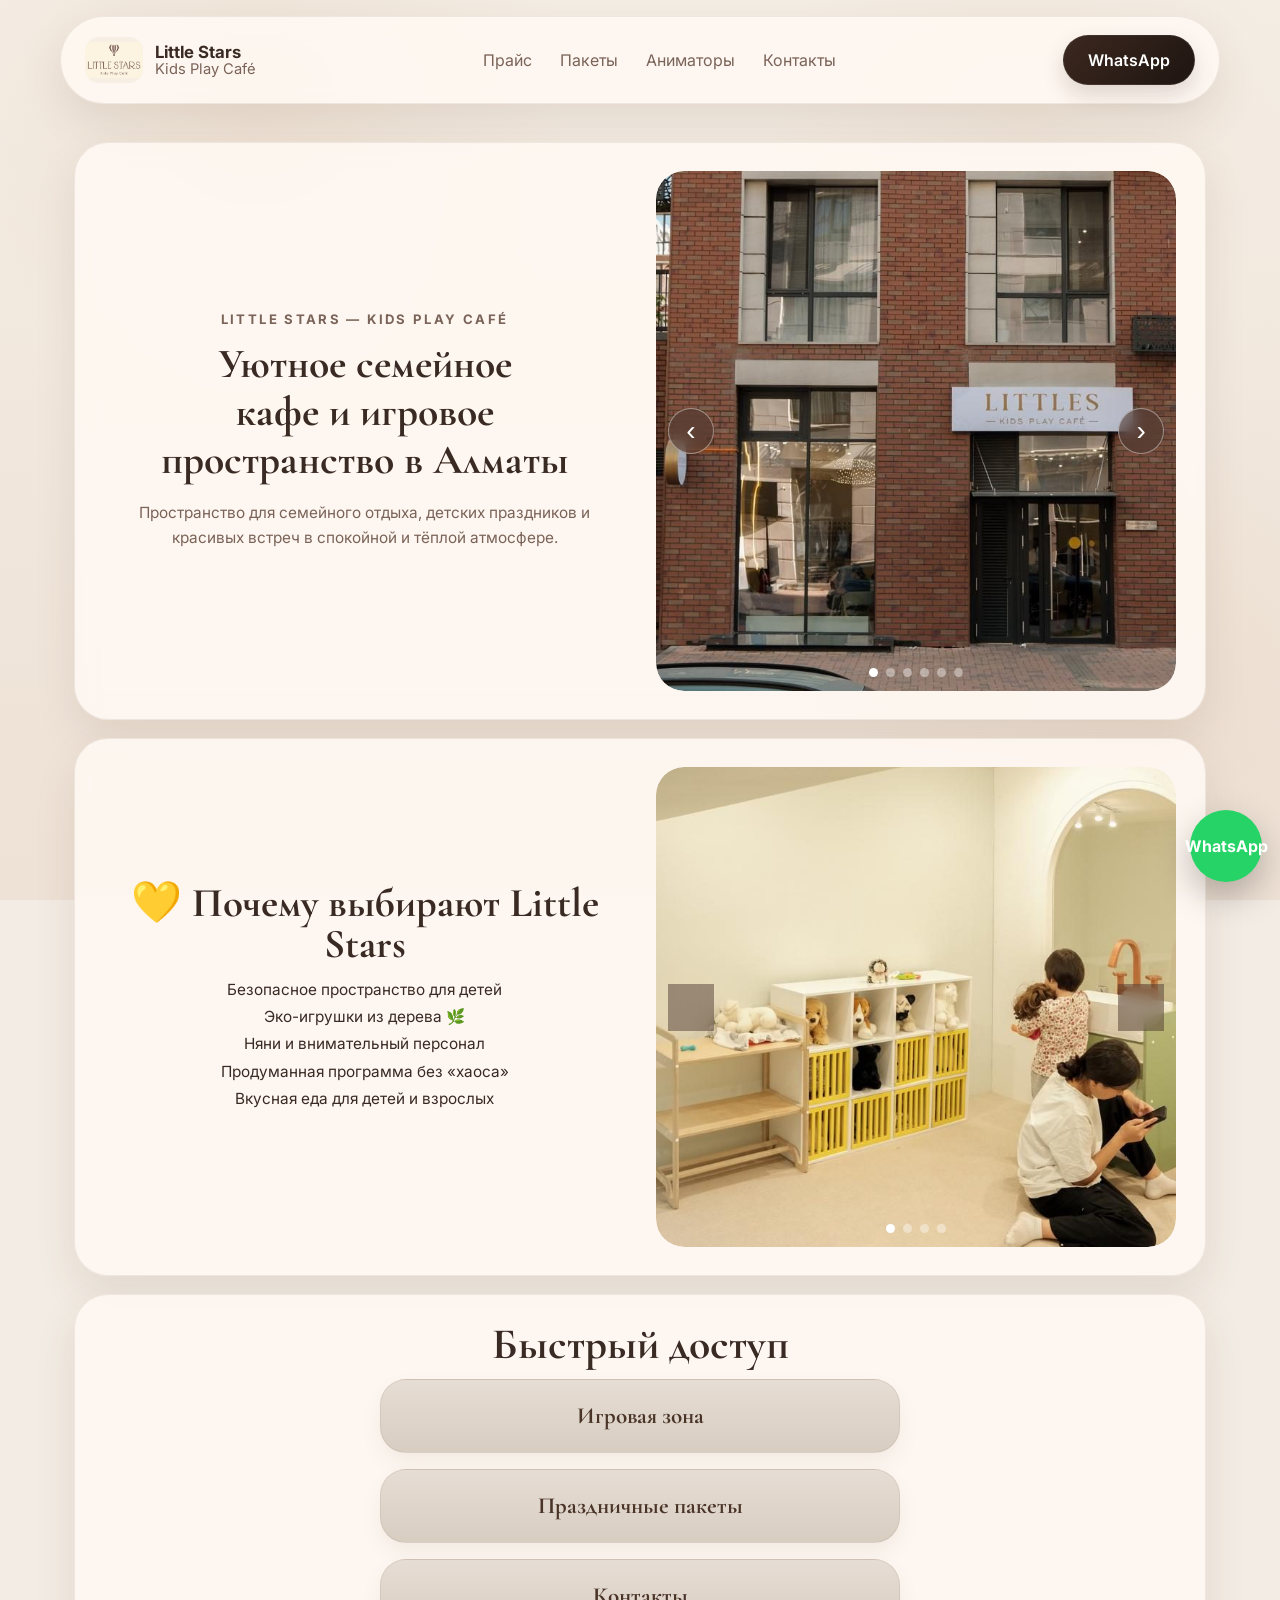
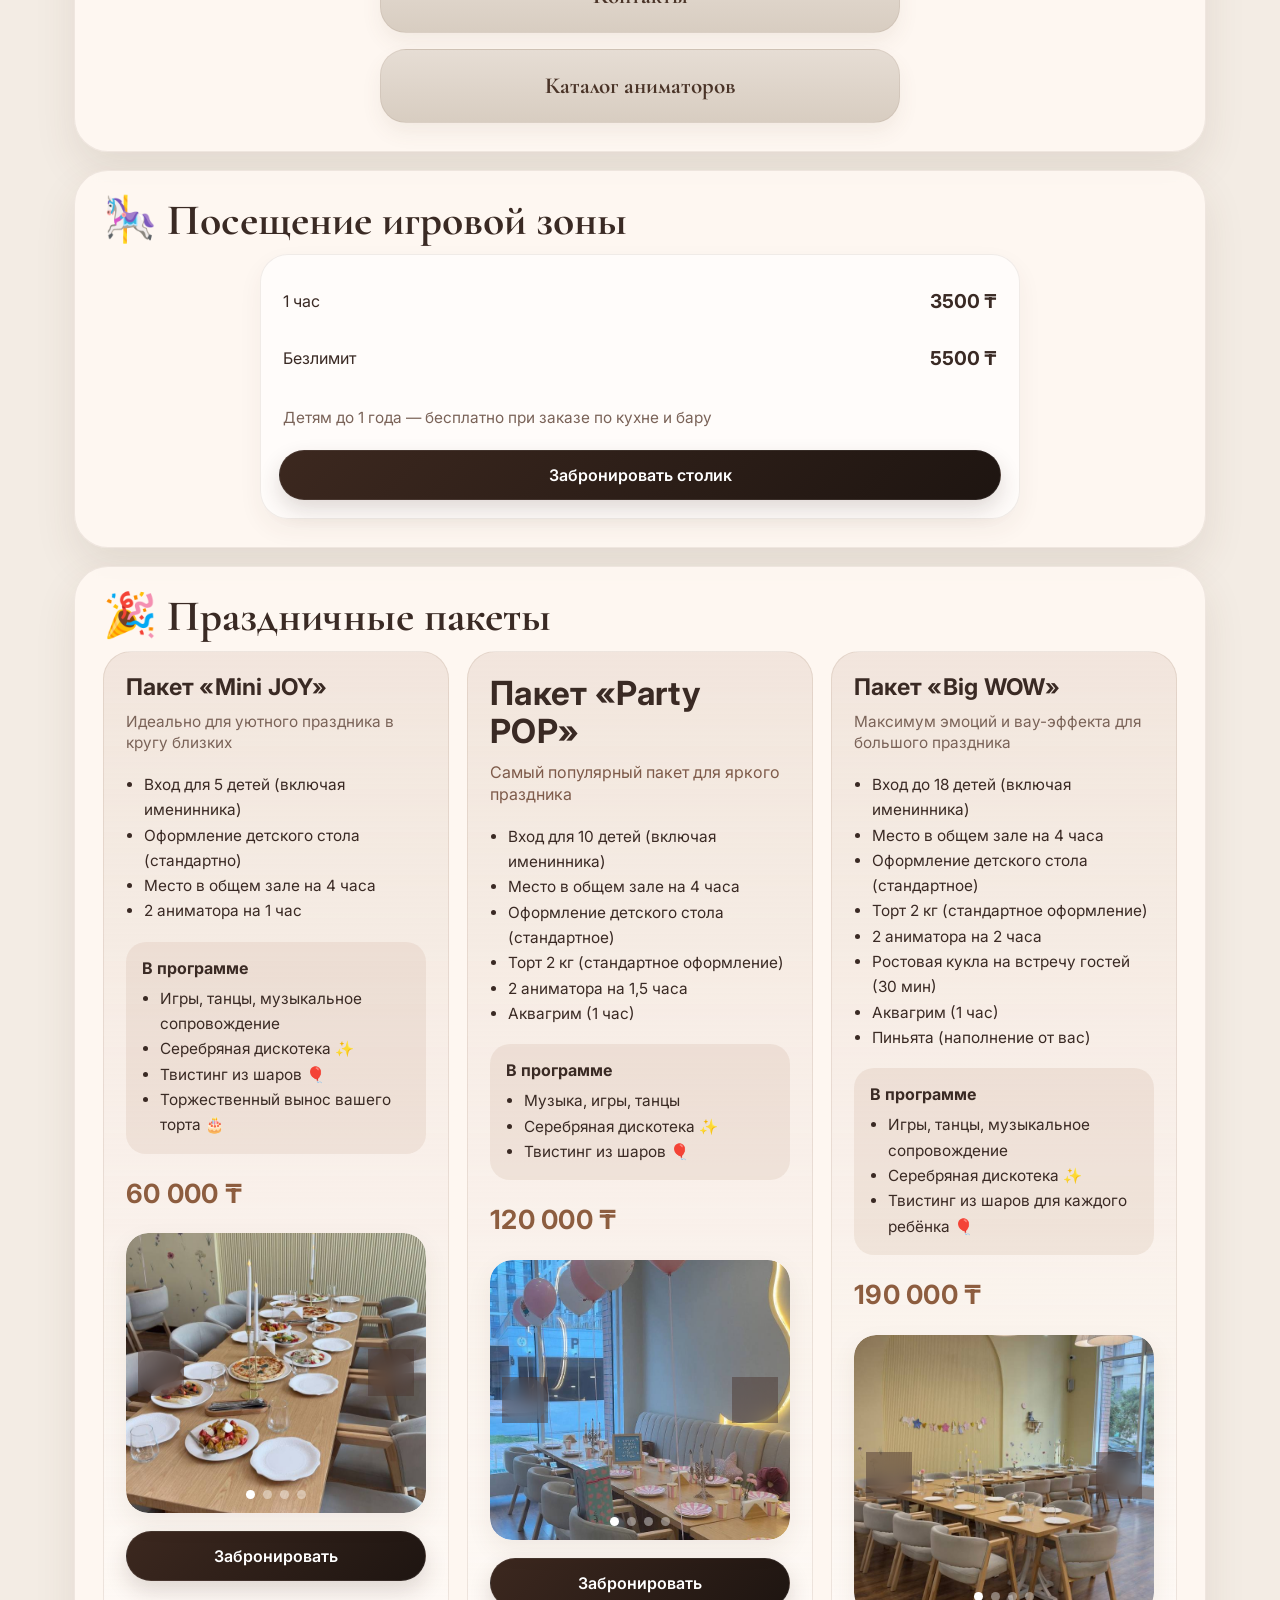
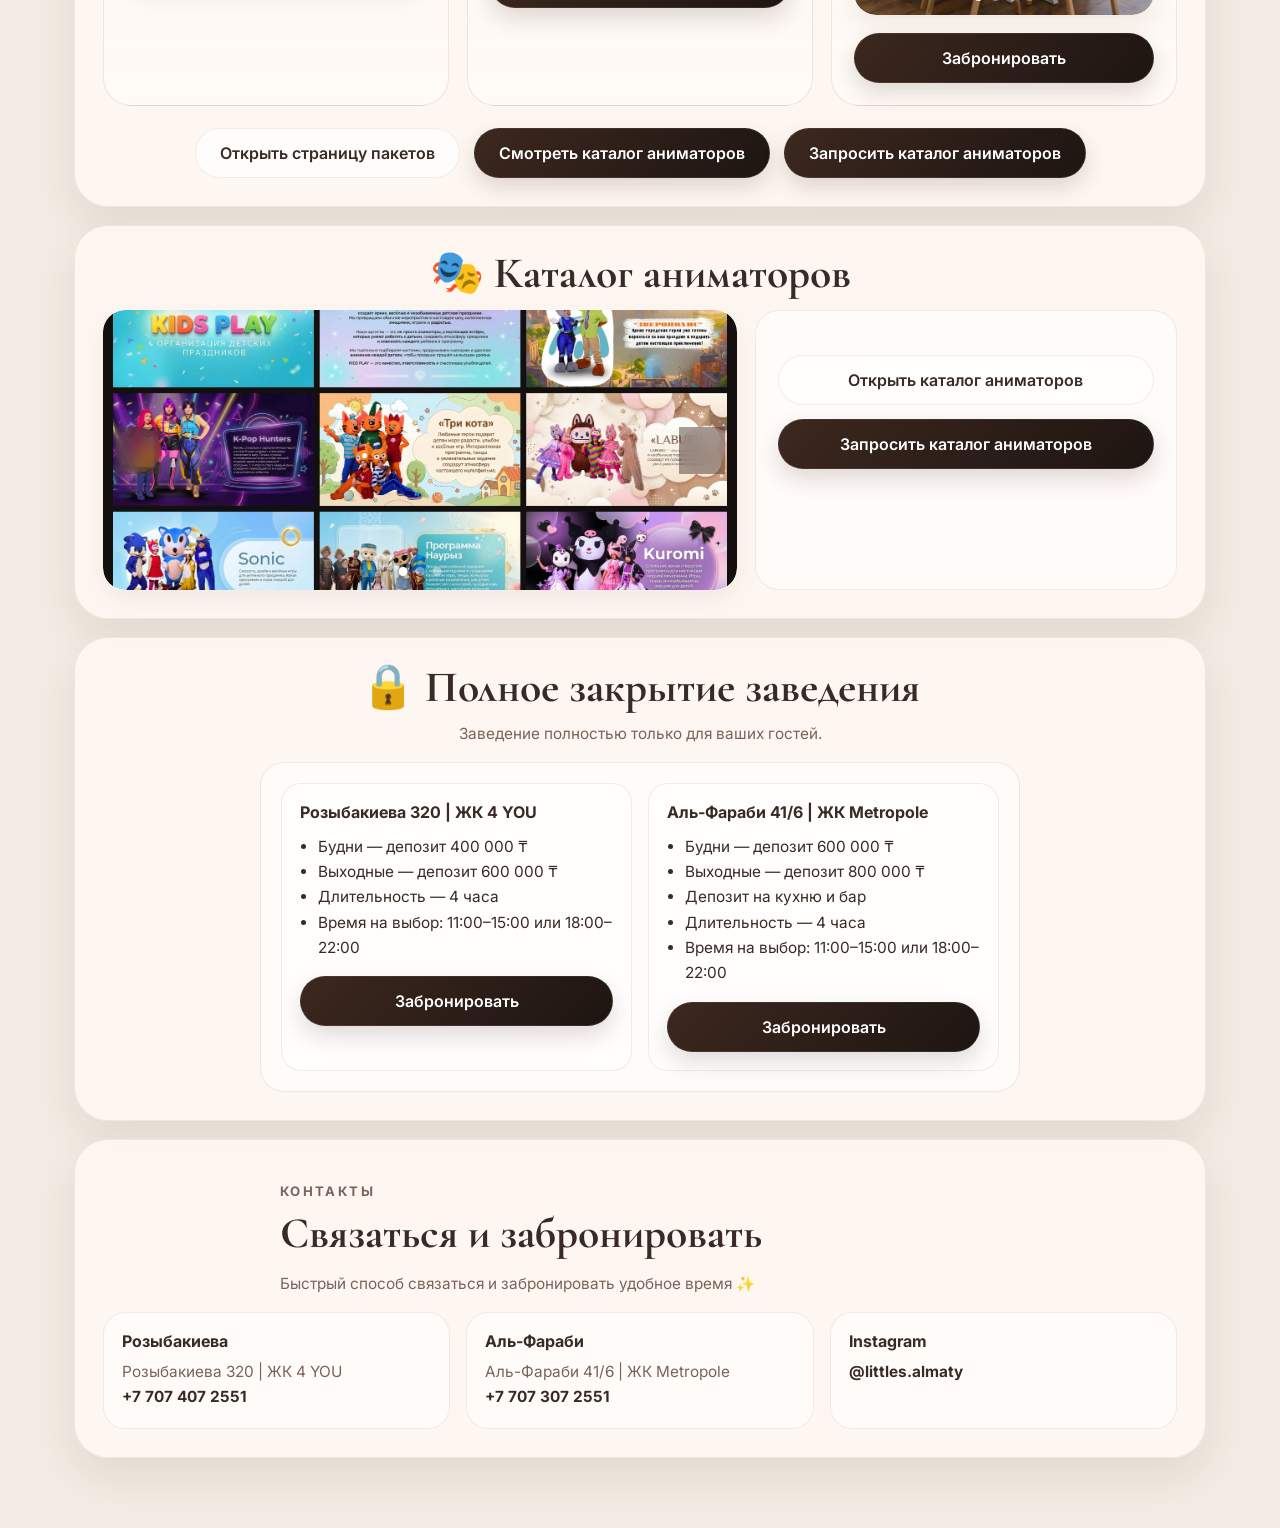
<file: index.html>
<!DOCTYPE html>

<html lang="ru">
<head>
<meta charset="utf-8"/>
<meta content="width=device-width, initial-scale=1.0" name="viewport"/>
<title>Little Stars — Kids Play Café</title>
<meta content="Little Stars — уютное семейное кафе и игровая зона в Алматы. Праздничные пакеты, игровая зона, удобное онлайн-бронирование и связь через WhatsApp." name="description"/>
<script src="meta-pixel.js"></script>
<link href="/reservation.css" rel="stylesheet"/>
<script defer src="/reservation.js"></script>
<link href="https://fonts.googleapis.com" rel="preconnect"/>
<link crossorigin="" href="https://fonts.gstatic.com" rel="preconnect"/>
<link href="https://fonts.googleapis.com/css2?family=Cormorant+Garamond:wght@500;600;700&amp;family=Inter:wght@400;500;600;700&amp;display=swap" rel="stylesheet"/>
<link href="styles.css" rel="stylesheet"/>
</head>
<body>
<div class="site-bg"></div>
<header class="site-header" id="top">
<div class="brand">
<img alt="Little Stars Kids Play Café" class="brand-logo" src="assets/logo-little-stars.png"/>
<div class="brand-text">
<strong>Little Stars</strong>
<span>Kids Play Café</span>
</div>
</div>
<nav class="desktop-nav">
<a href="#visit">Прайс</a>
<a href="#packages">Пакеты</a>
<a href="#animators">Аниматоры</a>
<a href="#contacts">Контакты</a>
</nav>
<a class="header-wa" data-branch-message="Здравствуйте! Хочу связаться с Little Stars" data-branch-select="true" href="#branch-modal">WhatsApp</a>
</header>
<main class="page-shell">
<section class="section-surface hero hero-grid">
<div class="hero-copy centered-copy">
<p class="eyebrow">Little Stars — Kids Play Café</p>
<h1>Уютное семейное кафе и игровое пространство в Алматы</h1>
<p class="hero-text">Пространство для семейного отдыха, детских праздников и красивых встреч в спокойной и тёплой атмосфере.</p>
</div>
<div class="carousel media-carousel" id="hero-carousel">
<div class="carousel-track">
<div class="carousel-slide active"><img alt="Интерьер Little Stars 1" src="assets/hero_new_1.jpg"/></div>
<div class="carousel-slide"><img alt="Интерьер Little Stars 2" src="assets/hero_new_2.jpg"/></div>
<div class="carousel-slide"><img alt="Интерьер Little Stars 3" src="assets/hero_new_3.jpg"/></div>
<div class="carousel-slide"><img alt="Интерьер Little Stars 4" src="assets/hero_new_4.jpg"/></div>
<div class="carousel-slide"><img alt="Интерьер Little Stars 5" src="assets/hero_new_5.jpg"/></div>
<div class="carousel-slide"><img alt="Интерьер Little Stars 6" src="assets/hero_new_6.jpg"/></div>
</div>
<button aria-label="Предыдущее фото" class="carousel-btn prev" type="button">‹</button>
<button aria-label="Следующее фото" class="carousel-btn next" type="button">›</button>
<div class="carousel-dots">
<button aria-label="Фото 1" class="dot active" type="button"></button>
<button aria-label="Фото 2" class="dot" type="button"></button>
<button aria-label="Фото 3" class="dot" type="button"></button>
<button aria-label="Фото 4" class="dot" type="button"></button>
<button aria-label="Фото 5" class="dot" type="button"></button>
<button aria-label="Фото 6" class="dot" type="button"></button>
</div>
</div>
</section>
<section class="section-surface hero-grid why-grid">
<div class="section-heading center no-bottom centered-copy">
<h2 class="single-line-title why-title">💛 Почему выбирают Little Stars</h2>
<ul class="clean-list">
<li>Безопасное пространство для детей</li>
<li>Эко-игрушки из дерева 🌿</li>
<li>Няни и внимательный персонал</li>
<li>Продуманная программа без «хаоса»</li>
<li>Вкусная еда для детей и взрослых</li>
</ul>
</div>
<div class="carousel media-carousel compact" id="center-carousel">
<div class="carousel-track">
<div class="carousel-slide active"><img alt="Little Stars пространство 1" src="assets/center_new_1.jpg"/></div>
<div class="carousel-slide"><img alt="Little Stars пространство 2" src="assets/center_new_2.jpg"/></div>
<div class="carousel-slide"><img alt="Little Stars пространство 3" src="assets/center_new_3.jpg"/></div>
<div class="carousel-slide"><img alt="Little Stars пространство 4" src="assets/center_new_4.jpg"/></div>
</div>
<button aria-label="Предыдущее фото" class="carousel-btn prev" type="button">‹</button>
<button aria-label="Следующее фото" class="carousel-btn next" type="button">›</button>
<div class="carousel-dots">
<button aria-label="Фото 1" class="dot active" type="button"></button>
<button aria-label="Фото 2" class="dot" type="button"></button>
<button aria-label="Фото 3" class="dot" type="button"></button>
<button aria-label="Фото 4" class="dot" type="button"></button>
</div>
</div>
</section>
<section class="section-surface main-actions centered-block">
<div class="section-heading center narrow no-bottom">
<h2 class="single-line-title">Быстрый доступ</h2>
</div>
<div class="action-grid clean-action-grid">
<a class="action-card clean-action-card" href="#visit"><h3>Игровая зона</h3></a>
<a class="action-card clean-action-card" href="#packages"><h3>Праздничные пакеты</h3></a>
<a class="action-card clean-action-card" href="#contacts"><h3>Контакты</h3></a>
<a class="action-card clean-action-card" href="#animators"><h3>Каталог аниматоров</h3></a>
</div>
</section>
<section class="section-surface" id="visit">
<div class="section-heading no-bottom">
<h2 class="single-line-title visit-title">🎠 Посещение игровой зоны</h2>
</div>
<div class="visit-card">
<div class="price-item"><span>1 час</span><strong>3500 ₸</strong></div>
<div class="price-item"><span>Безлимит</span><strong>5500 ₸</strong></div>
<p class="visit-note">Детям до 1 года — бесплатно при заказе по кухне и бару</p>
<a class="btn btn-primary full" data-booking-cta data-branch-message="Здравствуйте! Хочу забронировать столик в Little Stars" data-branch-select="true" href="#branch-modal">Забронировать столик</a>
</div>
</section>
<section class="section-surface" id="packages">
<div class="section-heading no-bottom">
<h2>🎉 Праздничные пакеты</h2>
</div>
<div class="packages-grid clean-home-packages enhanced-packages">
<article class="package-card">
<div class="package-top"><h3 class="package-title package-title-mini">Пакет «Mini JOY»</h3><p class="package-subtitle">Идеально для уютного праздника в кругу близких</p></div>
<ul class="package-includes">
<li>Вход для 5 детей (включая именинника)</li>
<li>Оформление детского стола (стандартно)</li>
<li>Место в общем зале на 4 часа</li>
<li>2 аниматора на 1 час</li>
</ul>
<div class="program-block">
<h4>В программе</h4>
<ul>
<li>Игры, танцы, музыкальное сопровождение</li>
<li>Серебряная дискотека ✨</li>
<li>Твистинг из шаров 🎈</li>
<li>Торжественный вынос вашего торта 🎂</li>
</ul>
</div>
<p class="package-bottom-price">60 000 ₸</p>
<div class="carousel package-carousel" id="mini-joy-carousel">
<div class="carousel-track">
<div class="carousel-slide active"><img alt="Mini JOY фото 1" src="assets/package_mini_1.jpg"/></div>
<div class="carousel-slide"><img alt="Mini JOY фото 2" src="assets/package_mini_2.jpg"/></div>
<div class="carousel-slide"><img alt="Mini JOY фото 3" src="assets/package_mini_3.jpg"/></div>
<div class="carousel-slide"><img alt="Mini JOY фото 4" src="assets/package_mini_4.jpg"/></div>
</div>
<button aria-label="Предыдущее фото" class="carousel-btn prev" type="button">‹</button>
<button aria-label="Следующее фото" class="carousel-btn next" type="button">›</button>
<div class="carousel-dots">
<button aria-label="Фото 1" class="dot active" type="button"></button>
<button aria-label="Фото 2" class="dot" type="button"></button>
<button aria-label="Фото 3" class="dot" type="button"></button>
<button aria-label="Фото 4" class="dot" type="button"></button>
</div>
</div>
<a class="btn btn-primary full" data-booking-cta data-branch-message="Здравствуйте! Хочу забронировать праздник в Little Stars" data-branch-select="true" href="#branch-modal">Забронировать</a>
</article>
<article class="package-card featured">
<div class="package-top featured-top"><h3 class="package-title package-title-party">Пакет «Party POP»</h3><p class="package-subtitle">Самый популярный пакет для яркого праздника</p></div>
<ul class="package-includes">
<li>Вход для 10 детей (включая именинника)</li>
<li>Место в общем зале на 4 часа</li>
<li>Оформление детского стола (стандартное)</li>
<li>Торт 2 кг (стандартное оформление)</li>
<li>2 аниматора на 1,5 часа</li>
<li>Аквагрим (1 час)</li></ul>
<div class="program-block">
<h4>В программе</h4>
<ul>
<li>Музыка, игры, танцы</li>
<li>Серебряная дискотека ✨</li>
<li>Твистинг из шаров 🎈</li>
</ul>
</div>
<p class="package-bottom-price">120 000 ₸</p>
<div class="carousel package-carousel" id="party-pop-carousel">
<div class="carousel-track">
<div class="carousel-slide active"><img alt="Party POP фото 1" src="assets/package_party_1.jpg"/></div>
<div class="carousel-slide"><img alt="Party POP фото 2" src="assets/package_party_2.jpg"/></div>
<div class="carousel-slide"><img alt="Party POP фото 3" src="assets/package_party_3.jpg"/></div>
<div class="carousel-slide"><img alt="Party POP фото 4" src="assets/package_party_4.jpg"/></div>
</div>
<button aria-label="Предыдущее фото" class="carousel-btn prev" type="button">‹</button>
<button aria-label="Следующее фото" class="carousel-btn next" type="button">›</button>
<div class="carousel-dots">
<button aria-label="Фото 1" class="dot active" type="button"></button>
<button aria-label="Фото 2" class="dot" type="button"></button>
<button aria-label="Фото 3" class="dot" type="button"></button>
<button aria-label="Фото 4" class="dot" type="button"></button>
</div>
</div>
<a class="btn btn-primary full" data-booking-cta data-branch-message="Здравствуйте! Хочу забронировать праздник в Little Stars" data-branch-select="true" href="#branch-modal">Забронировать</a>
</article>
<article class="package-card">
<div class="package-top"><h3 class="package-title package-title-big">Пакет «Big WOW»</h3><p class="package-subtitle">Максимум эмоций и вау-эффекта для большого праздника</p></div>
<ul class="package-includes">
<li>Вход до 18 детей (включая именинника)</li>
<li>Место в общем зале на 4 часа</li>
<li>Оформление детского стола (стандартное)</li>
<li>Торт 2 кг (стандартное оформление)</li>
<li>2 аниматора на 2 часа</li>
<li>Ростовая кукла на встречу гостей (30 мин)</li>
<li>Аквагрим (1 час)</li>
<li>Пиньята (наполнение от вас)</li>
</ul>
<div class="program-block">
<h4>В программе</h4>
<ul>
<li>Игры, танцы, музыкальное сопровождение</li>
<li>Серебряная дискотека ✨</li>
<li>Твистинг из шаров для каждого ребёнка 🎈</li>
</ul>
</div>
<p class="package-bottom-price">190 000 ₸</p>
<div class="carousel package-carousel" id="big-wow-carousel">
<div class="carousel-track">
<div class="carousel-slide active"><img alt="Big WOW фото 1" src="assets/package_big_1.jpg"/></div>
<div class="carousel-slide"><img alt="Big WOW фото 2" src="assets/package_big_2.jpg"/></div>
<div class="carousel-slide"><img alt="Big WOW фото 3" src="assets/package_big_3.jpg"/></div>
<div class="carousel-slide"><img alt="Big WOW фото 4" src="assets/package_big_4.jpg"/></div>
</div>
<button aria-label="Предыдущее фото" class="carousel-btn prev" type="button">‹</button>
<button aria-label="Следующее фото" class="carousel-btn next" type="button">›</button>
<div class="carousel-dots">
<button aria-label="Фото 1" class="dot active" type="button"></button>
<button aria-label="Фото 2" class="dot" type="button"></button>
<button aria-label="Фото 3" class="dot" type="button"></button>
<button aria-label="Фото 4" class="dot" type="button"></button>
</div>
</div>
<a class="btn btn-primary full" data-booking-cta data-branch-message="Здравствуйте! Хочу забронировать праздник в Little Stars" data-branch-select="true" href="#branch-modal">Забронировать</a>
</article>
</div>
<div class="package-actions package-actions-stack">
<a class="btn btn-secondary" href="packages.html">Открыть страницу пакетов</a>
<a class="btn btn-primary" href="animator-catalog.html">Смотреть каталог аниматоров</a>
<a class="btn btn-primary" data-booking-cta data-branch-message="Здравствуйте! Хочу запросить каталог аниматоров в Little Stars" data-branch-select="true" href="#branch-modal">Запросить каталог аниматоров</a>
</div>
</section>
<section class="section-surface" id="animators">
<div class="section-heading center no-bottom">
<h2 class="catalog-title">🎭 Каталог аниматоров</h2>
</div>
<div class="animator-grid">
<div class="carousel package-carousel animator-carousel" id="animator-preview-carousel">
<div class="carousel-track">
<div class="carousel-slide active"><img alt="Каталог аниматоров — страница 3" src="assets/catalog_sheet_1.jpg"/></div>
<div class="carousel-slide"><img alt="Каталог аниматоров — страница 4" src="assets/catalog_sheet_2.jpg"/></div>
<div class="carousel-slide"><img alt="Каталог аниматоров — страница 5" src="assets/catalog_sheet_3.jpg"/></div>
</div>
<button aria-label="Предыдущее фото" class="carousel-btn prev" type="button">‹</button>
<button aria-label="Следующее фото" class="carousel-btn next" type="button">›</button>
<div class="carousel-dots">
<button aria-label="Фото 1" class="dot active" type="button"></button>
<button aria-label="Фото 2" class="dot" type="button"></button>
<button aria-label="Фото 3" class="dot" type="button"></button>
</div>
</div>
<div class="animator-card">
<div class="package-actions package-actions-stack left-actions">
<a class="btn btn-secondary full" href="animator-catalog.html">Открыть каталог аниматоров</a>
<a class="btn btn-primary full" data-booking-cta data-branch-message="Здравствуйте! Хочу запросить каталог аниматоров в Little Stars" data-branch-select="true" href="#branch-modal">Запросить каталог аниматоров</a>
</div>
</div>
</div>
</section>
<section class="section-surface closure-section" id="closure">
<div class="section-heading center no-bottom">
<h2>🔒 Полное закрытие заведения</h2>
<p>Заведение полностью только для ваших гостей.</p>
</div>
<div class="conditions-card warm-card"><div class="closure-branches">
<div class="closure-branch">
<h3>Розыбакиева 320 | ЖК 4 YOU</h3>
<ul>
<li>Будни — депозит 400 000 ₸</li>
<li>Выходные — депозит 600 000 ₸</li>
<li>Длительность — 4 часа</li>
<li>Время на выбор: 11:00–15:00 или 18:00–22:00</li>
</ul>
<div class="closure-branch-actions"><a class="btn btn-primary full branch-direct-btn" data-booking-cta href="https://wa.me/77074072551?text=%D0%97%D0%B4%D1%80%D0%B0%D0%B2%D1%81%D1%82%D0%B2%D1%83%D0%B9%D1%82%D0%B5%21%20%D0%A5%D0%BE%D1%87%D1%83%20%D0%B7%D0%B0%D0%B1%D1%80%D0%BE%D0%BD%D0%B8%D1%80%D0%BE%D0%B2%D0%B0%D1%82%D1%8C%20%D0%BF%D0%BE%D0%BB%D0%BD%D0%BE%D0%B5%20%D0%B7%D0%B0%D0%BA%D1%80%D1%8B%D1%82%D0%B8%D0%B5%20%D0%B7%D0%B0%D0%B2%D0%B5%D0%B4%D0%B5%D0%BD%D0%B8%D1%8F%20%D0%B2%20Little%20Stars.%20%D0%A4%D0%B8%D0%BB%D0%B8%D0%B0%D0%BB%3A%20%D0%A0%D0%BE%D0%B7%D1%8B%D0%B1%D0%B0%D0%BA%D0%B8%D0%B5%D0%B2%D0%B0%20320%20%7C%20%D0%96%D0%9A%204%20YOU" rel="noopener" target="_blank">Забронировать</a></div></div>
<div class="closure-branch">
<h3>Аль-Фараби 41/6 | ЖК Metropole</h3>
<ul>
<li>Будни — депозит 600 000 ₸</li>
<li>Выходные — депозит 800 000 ₸</li>
<li>Депозит на кухню и бар</li>
<li>Длительность — 4 часа</li>
<li>Время на выбор: 11:00–15:00 или 18:00–22:00</li>
</ul>
<div class="closure-branch-actions"><a class="btn btn-primary full branch-direct-btn" data-booking-cta href="https://wa.me/77073072551?text=%D0%97%D0%B4%D1%80%D0%B0%D0%B2%D1%81%D1%82%D0%B2%D1%83%D0%B9%D1%82%D0%B5%21%20%D0%A5%D0%BE%D1%87%D1%83%20%D0%B7%D0%B0%D0%B1%D1%80%D0%BE%D0%BD%D0%B8%D1%80%D0%BE%D0%B2%D0%B0%D1%82%D1%8C%20%D0%BF%D0%BE%D0%BB%D0%BD%D0%BE%D0%B5%20%D0%B7%D0%B0%D0%BA%D1%80%D1%8B%D1%82%D0%B8%D0%B5%20%D0%B7%D0%B0%D0%B2%D0%B5%D0%B4%D0%B5%D0%BD%D0%B8%D1%8F%20%D0%B2%20Little%20Stars.%20%D0%A4%D0%B8%D0%BB%D0%B8%D0%B0%D0%BB%3A%20%D0%90%D0%BB%D1%8C-%D0%A4%D0%B0%D1%80%D0%B0%D0%B1%D0%B8%2041/6%20%7C%20%D0%96%D0%9A%20Metropole" rel="noopener" target="_blank">Забронировать</a></div></div>
</div></div>
</section>
<section class="section-surface contacts-section" id="contacts">
<div class="section-heading narrow no-bottom">
<p class="eyebrow">Контакты</p>
<h2>Связаться и забронировать</h2>
<p>Быстрый способ связаться и забронировать удобное время ✨</p>
</div>
<div class="contact-box branch-contact-box">
<div>
<strong>Розыбакиева</strong>
<p>Розыбакиева 320 | ЖК 4 YOU</p>
<p><a href="https://wa.me/77074072551?text=%D0%97%D0%B4%D1%80%D0%B0%D0%B2%D1%81%D1%82%D0%B2%D1%83%D0%B9%D1%82%D0%B5%21%20%D0%A5%D0%BE%D1%87%D1%83%20%D0%B7%D0%B0%D0%B1%D1%80%D0%BE%D0%BD%D0%B8%D1%80%D0%BE%D0%B2%D0%B0%D1%82%D1%8C%20%D0%B2%20Little%20Stars%20%D0%BD%D0%B0%20%D0%A0%D0%BE%D0%B7%D1%8B%D0%B1%D0%B0%D0%BA%D0%B8%D0%B5%D0%B2%D0%B0">+7 707 407 2551</a></p>
</div>
<div>
<strong>Аль-Фараби</strong>
<p>Аль-Фараби 41/6 | ЖК Metropole</p>
<p><a href="https://wa.me/77073072551?text=%D0%97%D0%B4%D1%80%D0%B0%D0%B2%D1%81%D1%82%D0%B2%D1%83%D0%B9%D1%82%D0%B5%21%20%D0%A5%D0%BE%D1%87%D1%83%20%D0%B7%D0%B0%D0%B1%D1%80%D0%BE%D0%BD%D0%B8%D1%80%D0%BE%D0%B2%D0%B0%D1%82%D1%8C%20%D0%B2%20Little%20Stars%20%D0%BD%D0%B0%20%D0%90%D0%BB%D1%8C-%D0%A4%D0%B0%D1%80%D0%B0%D0%B1%D0%B8">+7 707 307 2551</a></p>
</div>
<div>
<strong>Instagram</strong>
<p><a href="https://www.instagram.com/littles.almaty?igsh=bXZxajB5dmp3b2g=" rel="noopener" target="_blank">@littles.almaty</a></p>
</div>
</div>
</section>
</main>
<a aria-label="WhatsApp" class="floating-wa" data-branch-message="Здравствуйте! Хочу связаться с Little Stars" data-branch-select="true" href="#branch-modal">WhatsApp</a>
<script>
    (function () {
      document.querySelectorAll('.carousel').forEach((carousel) => {
        const track = carousel.querySelector('.carousel-track');
        const slides = Array.from(carousel.querySelectorAll('.carousel-slide'));
        const dots = Array.from(carousel.querySelectorAll('.dot'));
        const prev = carousel.querySelector('.prev');
        const next = carousel.querySelector('.next');
        if (!track || slides.length === 0) return;

        let current = 0;
        let timer = null;
        let startX = 0;

        function show(index) {
          current = (index + slides.length) % slides.length;
          track.style.transform = `translateX(-${current * 100}%)`;
          dots.forEach((dot, i) => dot.classList.toggle('active', i === current));
        }

        function restart() {
          if (timer) clearInterval(timer);
          timer = setInterval(() => show(current + 1), 4500);
        }

        prev && prev.addEventListener('click', (e) => {
          e.preventDefault();
          show(current - 1);
          restart();
        });

        next && next.addEventListener('click', (e) => {
          e.preventDefault();
          show(current + 1);
          restart();
        });

        dots.forEach((dot, i) => {
          dot.addEventListener('click', (e) => {
            e.preventDefault();
            show(i);
            restart();
          });
        });

        track.addEventListener('touchstart', (e) => {
          startX = e.touches[0].clientX;
        }, { passive: true });

        track.addEventListener('touchend', (e) => {
          const endX = e.changedTouches[0].clientX;
          const diff = endX - startX;
          if (Math.abs(diff) > 40) {
            if (diff < 0) show(current + 1);
            else show(current - 1);
            restart();
          }
        }, { passive: true });

        show(0);
        restart();
      });
    })();
  </script>
<div aria-hidden="true" class="branch-modal" id="branch-modal">
<div class="branch-modal-backdrop" data-branch-close="true"></div>
<div aria-labelledby="branch-modal-title" aria-modal="true" class="branch-modal-card" role="dialog">
<button aria-label="Закрыть" class="branch-modal-close" data-branch-close="true" type="button">×</button>
<p class="eyebrow">Бронирование</p>
<h2 id="branch-modal-title">Выберите филиал</h2>
<p class="branch-modal-text">После выбора откроется WhatsApp нужного филиала.</p>
<div class="branch-choice-list">
<a class="branch-choice" data-branch-link="rozy" href="https://wa.me/77074072551" rel="noopener" target="_blank">
<strong>Розыбакиева</strong>
<span>Розыбакиева 320 | ЖК 4 YOU</span>
</a>
<a class="branch-choice" data-branch-link="alfarabi" href="https://wa.me/77073072551" rel="noopener" target="_blank">
<strong>Аль-Фараби</strong>
<span>Аль-Фараби 41/6 | ЖК Metropole</span>
</a>
</div>
</div>
</div>
<script>
  (function () {
    const modal = document.getElementById('branch-modal');
    if (!modal) return;

    const branchLinks = {
      rozy: modal.querySelector('[data-branch-link="rozy"]'),
      alfarabi: modal.querySelector('[data-branch-link="alfarabi"]')
    };

    const branches = {
      rozy: {
        phone: '77074072551',
        name: 'Розыбакиева 320 | ЖК 4 YOU'
      },
      alfarabi: {
        phone: '77073072551',
        name: 'Аль-Фараби 41/6 | ЖК Metropole'
      }
    };

    function waLink(phone, message) {
      return 'https://wa.me/' + phone + '?text=' + encodeURIComponent(message);
    }

    function openBranchModal(message) {
      Object.keys(branches).forEach((key) => {
        const branch = branches[key];
        const link = branchLinks[key];
        if (!link) return;
        link.href = waLink(branch.phone, message + '\nФилиал: ' + branch.name);
      });
      modal.classList.add('is-open');
      modal.setAttribute('aria-hidden', 'false');
      document.body.classList.add('modal-open');
    }

    function closeBranchModal() {
      modal.classList.remove('is-open');
      modal.setAttribute('aria-hidden', 'true');
      document.body.classList.remove('modal-open');
    }

    document.querySelectorAll('[data-branch-select]').forEach((button) => {
      button.addEventListener('click', (event) => {
        event.preventDefault();
        openBranchModal(button.dataset.branchMessage || 'Здравствуйте! Хочу забронировать в Little Stars');
      });
    });

    modal.querySelectorAll('[data-branch-close]').forEach((button) => {
      button.addEventListener('click', closeBranchModal);
    });

    document.addEventListener('keydown', (event) => {
      if (event.key === 'Escape') closeBranchModal();
    });
  })();
</script>
</body>
</html>
</file>
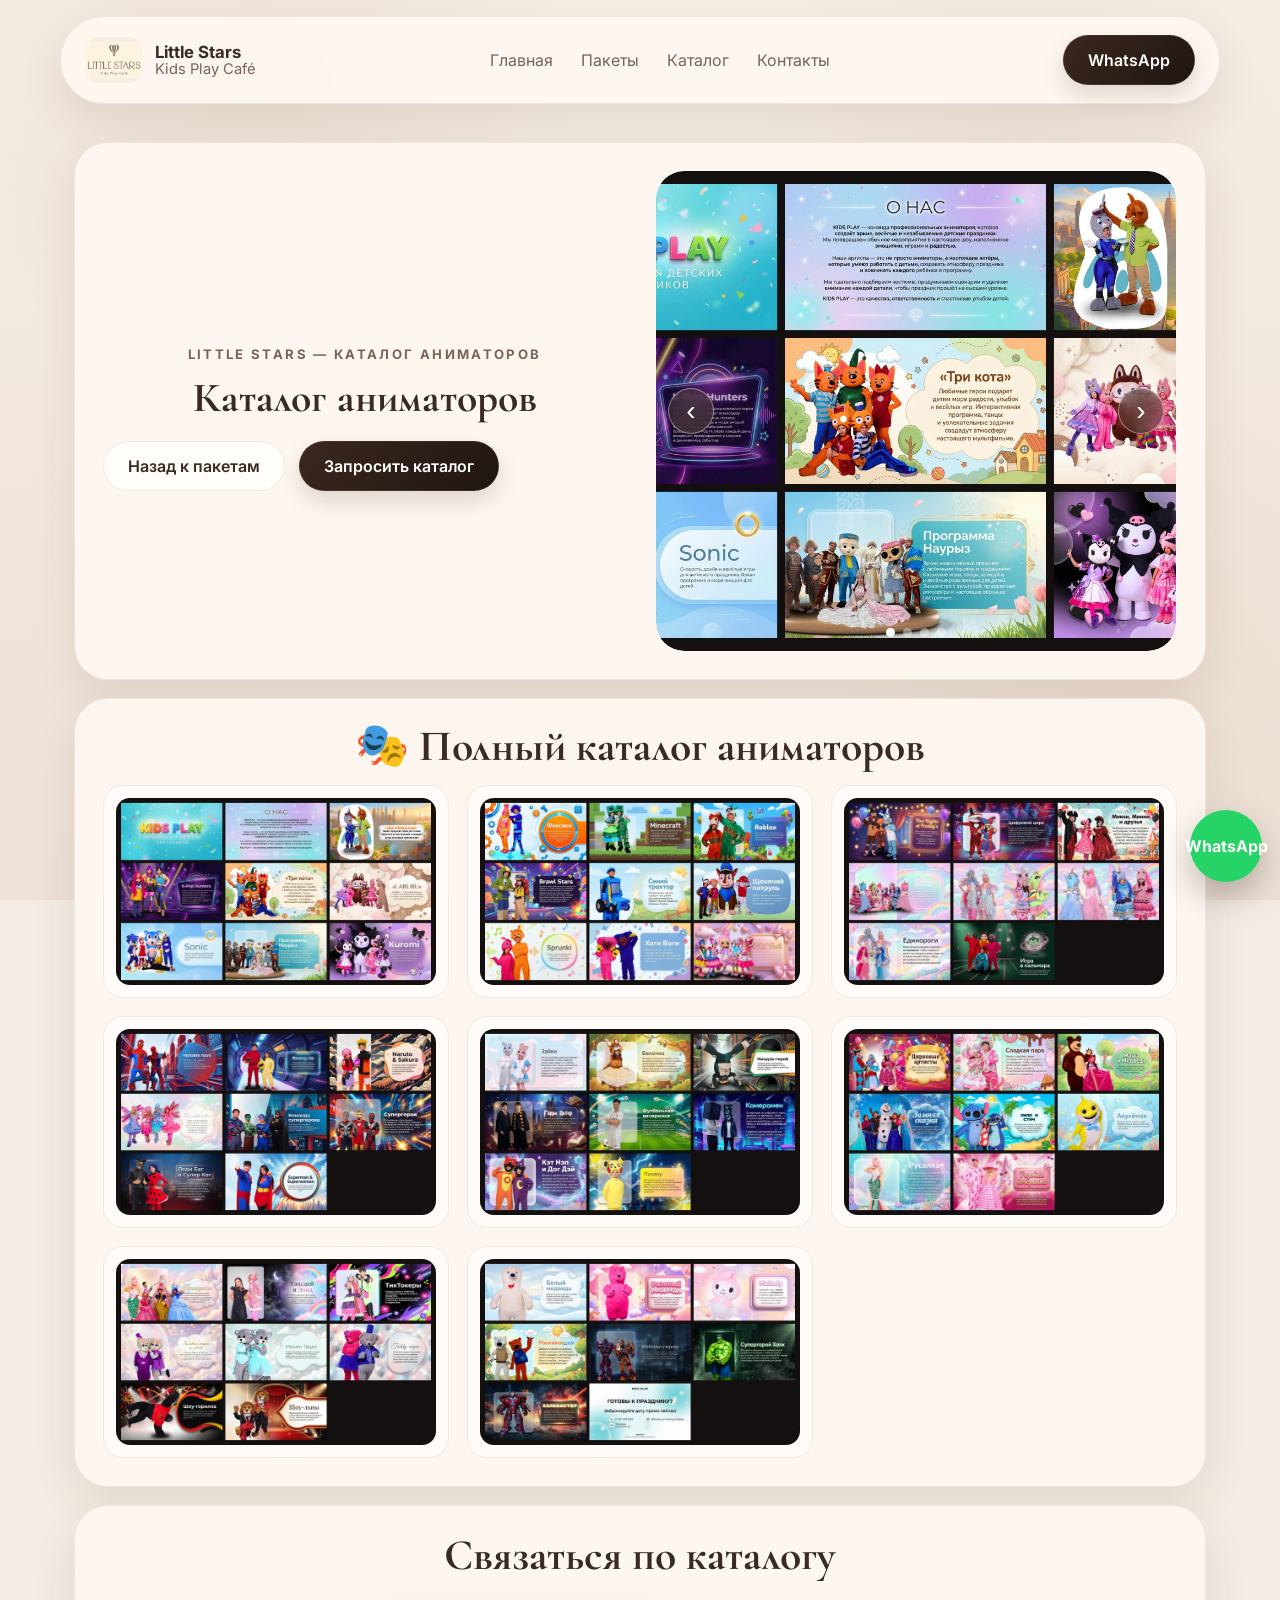
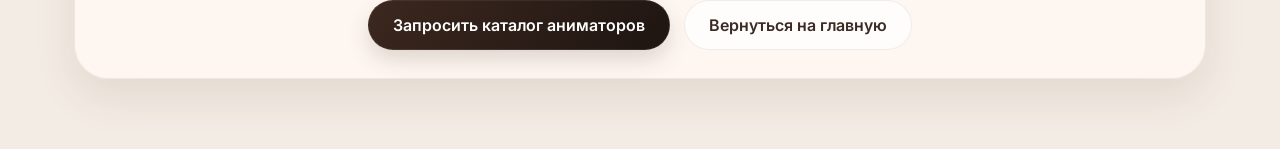
<file: animator-catalog.html>
<!DOCTYPE html>

<html lang="ru">
<head>
<meta charset="utf-8"/>
<meta content="width=device-width, initial-scale=1.0" name="viewport"/>
<title>Каталог аниматоров — Little Stars</title>
<meta content="Каталог аниматоров Little Stars: сохранённые изображения из каталога клиентки." name="description"/>
<script src="meta-pixel.js"></script>
<link href="/reservation.css" rel="stylesheet"/>
<script defer src="/reservation.js"></script>
<link href="https://fonts.googleapis.com" rel="preconnect"/>
<link crossorigin="" href="https://fonts.gstatic.com" rel="preconnect"/>
<link href="https://fonts.googleapis.com/css2?family=Cormorant+Garamond:wght@500;600;700&amp;family=Inter:wght@400;500;600;700&amp;display=swap" rel="stylesheet"/>
<link href="styles.css" rel="stylesheet"/>
</head>
<body>
<div class="site-bg"></div>
<header class="site-header" id="top">
<div class="brand">
<img alt="Little Stars Kids Play Café" class="brand-logo" src="assets/logo-little-stars.png"/>
<div class="brand-text">
<strong>Little Stars</strong>
<span>Kids Play Café</span>
</div>
</div>
<nav class="desktop-nav">
<a href="index.html">Главная</a>
<a href="packages.html">Пакеты</a>
<a href="#catalog-grid">Каталог</a>
<a href="#contacts">Контакты</a>
</nav>
<a class="header-wa" data-branch-message="Здравствуйте! Хочу запросить каталог аниматоров в Little Stars" data-branch-select="true" href="#branch-modal">WhatsApp</a>
</header>
<main class="page-shell">
<section class="section-surface hero hero-grid">
<div class="hero-copy centered-copy">
<p class="eyebrow">Little Stars — Каталог аниматоров</p>
<h1 class="catalog-title catalog-page-title">Каталог аниматоров</h1>
<div class="package-actions left-actions" style="margin-top:18px;">
<a class="btn btn-secondary" href="packages.html">Назад к пакетам</a>
<a class="btn btn-primary" data-booking-cta data-branch-message="Здравствуйте! Хочу запросить каталог аниматоров в Little Stars" data-branch-select="true" href="#branch-modal">Запросить каталог</a>
</div>
</div>
<div class="carousel media-carousel compact" id="catalog-hero-carousel">
<div class="carousel-track">
<div class="carousel-slide active"><img alt="Каталог аниматоров блок 1" src="assets/catalog_sheet_1.jpg"/></div>
<div class="carousel-slide"><img alt="Каталог аниматоров блок 2" src="assets/catalog_sheet_2.jpg"/></div>
<div class="carousel-slide"><img alt="Каталог аниматоров блок 3" src="assets/catalog_sheet_3.jpg"/></div>
<div class="carousel-slide"><img alt="Каталог аниматоров блок 4" src="assets/catalog_sheet_4.jpg"/></div>
</div>
<button aria-label="Предыдущее фото" class="carousel-btn prev" type="button">‹</button>
<button aria-label="Следующее фото" class="carousel-btn next" type="button">›</button>
<div class="carousel-dots">
<button aria-label="Фото 1" class="dot active" type="button"></button>
<button aria-label="Фото 2" class="dot" type="button"></button>
<button aria-label="Фото 3" class="dot" type="button"></button>
<button aria-label="Фото 4" class="dot" type="button"></button>
</div>
</div>
</section>
<section class="section-surface" id="catalog-grid">
<div class="section-heading center">
<h2 class="catalog-title">🎭 Полный каталог аниматоров</h2>
</div>
<div class="catalog-page-grid">
<a class="catalog-page-card" href="assets/catalog_sheet_1.jpg" rel="noopener" target="_blank"><img alt="Каталог аниматоров страницы 1–9" loading="lazy" src="assets/catalog_sheet_1.jpg"/></a>
<a class="catalog-page-card" href="assets/catalog_sheet_2.jpg" rel="noopener" target="_blank"><img alt="Каталог аниматоров страницы 10–18" loading="lazy" src="assets/catalog_sheet_2.jpg"/></a>
<a class="catalog-page-card" href="assets/catalog_sheet_3.jpg" rel="noopener" target="_blank"><img alt="Каталог аниматоров страницы 19–26" loading="lazy" src="assets/catalog_sheet_3.jpg"/></a>
<a class="catalog-page-card" href="assets/catalog_sheet_4.jpg" rel="noopener" target="_blank"><img alt="Каталог аниматоров страницы 27–34" loading="lazy" src="assets/catalog_sheet_4.jpg"/></a>
<a class="catalog-page-card" href="assets/catalog_sheet_5.jpg" rel="noopener" target="_blank"><img alt="Каталог аниматоров страницы 35–42" loading="lazy" src="assets/catalog_sheet_5.jpg"/></a>
<a class="catalog-page-card" href="assets/catalog_sheet_6.jpg" rel="noopener" target="_blank"><img alt="Каталог аниматоров страницы 43–50" loading="lazy" src="assets/catalog_sheet_6.jpg"/></a>
<a class="catalog-page-card" href="assets/catalog_sheet_7.jpg" rel="noopener" target="_blank"><img alt="Каталог аниматоров страницы 51–58" loading="lazy" src="assets/catalog_sheet_7.jpg"/></a>
<a class="catalog-page-card" href="assets/catalog_sheet_8.jpg" rel="noopener" target="_blank"><img alt="Каталог аниматоров страницы 59–66" loading="lazy" src="assets/catalog_sheet_8.jpg"/></a>
</div>
</section>
<section class="section-surface" id="contacts">
<div class="section-heading center no-bottom">
<h2>Связаться по каталогу</h2>
</div>
<div class="package-actions package-actions-stack">
<a class="btn btn-primary" data-booking-cta data-branch-message="Здравствуйте! Хочу запросить каталог аниматоров в Little Stars" data-branch-select="true" href="#branch-modal">Запросить каталог аниматоров</a>
<a class="btn btn-secondary" href="index.html">Вернуться на главную</a>
</div>
</section>
</main>
<a aria-label="WhatsApp" class="floating-wa" data-branch-message="Здравствуйте! Хочу запросить каталог аниматоров в Little Stars" data-branch-select="true" href="#branch-modal">WhatsApp</a>
<script>
    (function () {
      document.querySelectorAll('.carousel').forEach((carousel) => {
        const track = carousel.querySelector('.carousel-track');
        const slides = Array.from(carousel.querySelectorAll('.carousel-slide'));
        const dots = Array.from(carousel.querySelectorAll('.dot'));
        const prev = carousel.querySelector('.prev');
        const next = carousel.querySelector('.next');
        if (!track || slides.length === 0) return;
        let current = 0;
        let timer = null;
        let startX = 0;
        function show(index) {
          current = (index + slides.length) % slides.length;
          track.style.transform = `translateX(-${current * 100}%)`;
          dots.forEach((dot, i) => dot.classList.toggle('active', i === current));
        }
        function restart() { if (timer) clearInterval(timer); timer = setInterval(() => show(current + 1), 4500); }
        prev && prev.addEventListener('click', (e) => { e.preventDefault(); show(current - 1); restart(); });
        next && next.addEventListener('click', (e) => { e.preventDefault(); show(current + 1); restart(); });
        dots.forEach((dot, i) => dot.addEventListener('click', () => { show(i); restart(); }));
        carousel.addEventListener('touchstart', (e) => { startX = e.touches[0].clientX; }, { passive: true });
        carousel.addEventListener('touchend', (e) => {
          const diff = e.changedTouches[0].clientX - startX;
          if (Math.abs(diff) > 40) { show(current + (diff < 0 ? 1 : -1)); restart(); }
        });
        show(0); restart();
      });
    })();
  </script>

<div aria-hidden="true" class="branch-modal" id="branch-modal">
<div class="branch-modal-backdrop" data-branch-close="true"></div>
<div aria-labelledby="branch-modal-title" aria-modal="true" class="branch-modal-card" role="dialog">
<button aria-label="Закрыть" class="branch-modal-close" data-branch-close="true" type="button">×</button>
<p class="eyebrow">Бронирование</p>
<h2 id="branch-modal-title">Выберите филиал</h2>
<p class="branch-modal-text">После выбора откроется WhatsApp нужного филиала.</p>
<div class="branch-choice-list">
<a class="branch-choice" data-branch-link="rozy" href="https://wa.me/77074072551" rel="noopener" target="_blank">
<strong>Розыбакиева</strong>
<span>Розыбакиева 320 | ЖК 4 YOU</span>
</a>
<a class="branch-choice" data-branch-link="alfarabi" href="https://wa.me/77073072551" rel="noopener" target="_blank">
<strong>Аль-Фараби</strong>
<span>Аль-Фараби 41/6 | ЖК Metropole</span>
</a>
</div>
</div>
</div>
<script>
  (function () {
    const modal = document.getElementById('branch-modal');
    if (!modal) return;

    const branchLinks = {
      rozy: modal.querySelector('[data-branch-link="rozy"]'),
      alfarabi: modal.querySelector('[data-branch-link="alfarabi"]')
    };

    const branches = {
      rozy: {
        phone: '77074072551',
        name: 'Розыбакиева 320 | ЖК 4 YOU'
      },
      alfarabi: {
        phone: '77073072551',
        name: 'Аль-Фараби 41/6 | ЖК Metropole'
      }
    };

    function waLink(phone, message) {
      return 'https://wa.me/' + phone + '?text=' + encodeURIComponent(message);
    }

    function openBranchModal(message) {
      Object.keys(branches).forEach((key) => {
        const branch = branches[key];
        const link = branchLinks[key];
        if (!link) return;
        link.href = waLink(branch.phone, message + '\nФилиал: ' + branch.name);
      });
      modal.classList.add('is-open');
      modal.setAttribute('aria-hidden', 'false');
      document.body.classList.add('modal-open');
    }

    function closeBranchModal() {
      modal.classList.remove('is-open');
      modal.setAttribute('aria-hidden', 'true');
      document.body.classList.remove('modal-open');
    }

    document.querySelectorAll('[data-branch-select]').forEach((button) => {
      button.addEventListener('click', (event) => {
        event.preventDefault();
        openBranchModal(button.dataset.branchMessage || 'Здравствуйте! Хочу связаться с Little Stars');
      });
    });

    modal.querySelectorAll('[data-branch-close]').forEach((button) => {
      button.addEventListener('click', closeBranchModal);
    });

    document.addEventListener('keydown', (event) => {
      if (event.key === 'Escape') closeBranchModal();
    });
  })();
</script>
</body>
</html>
</file>
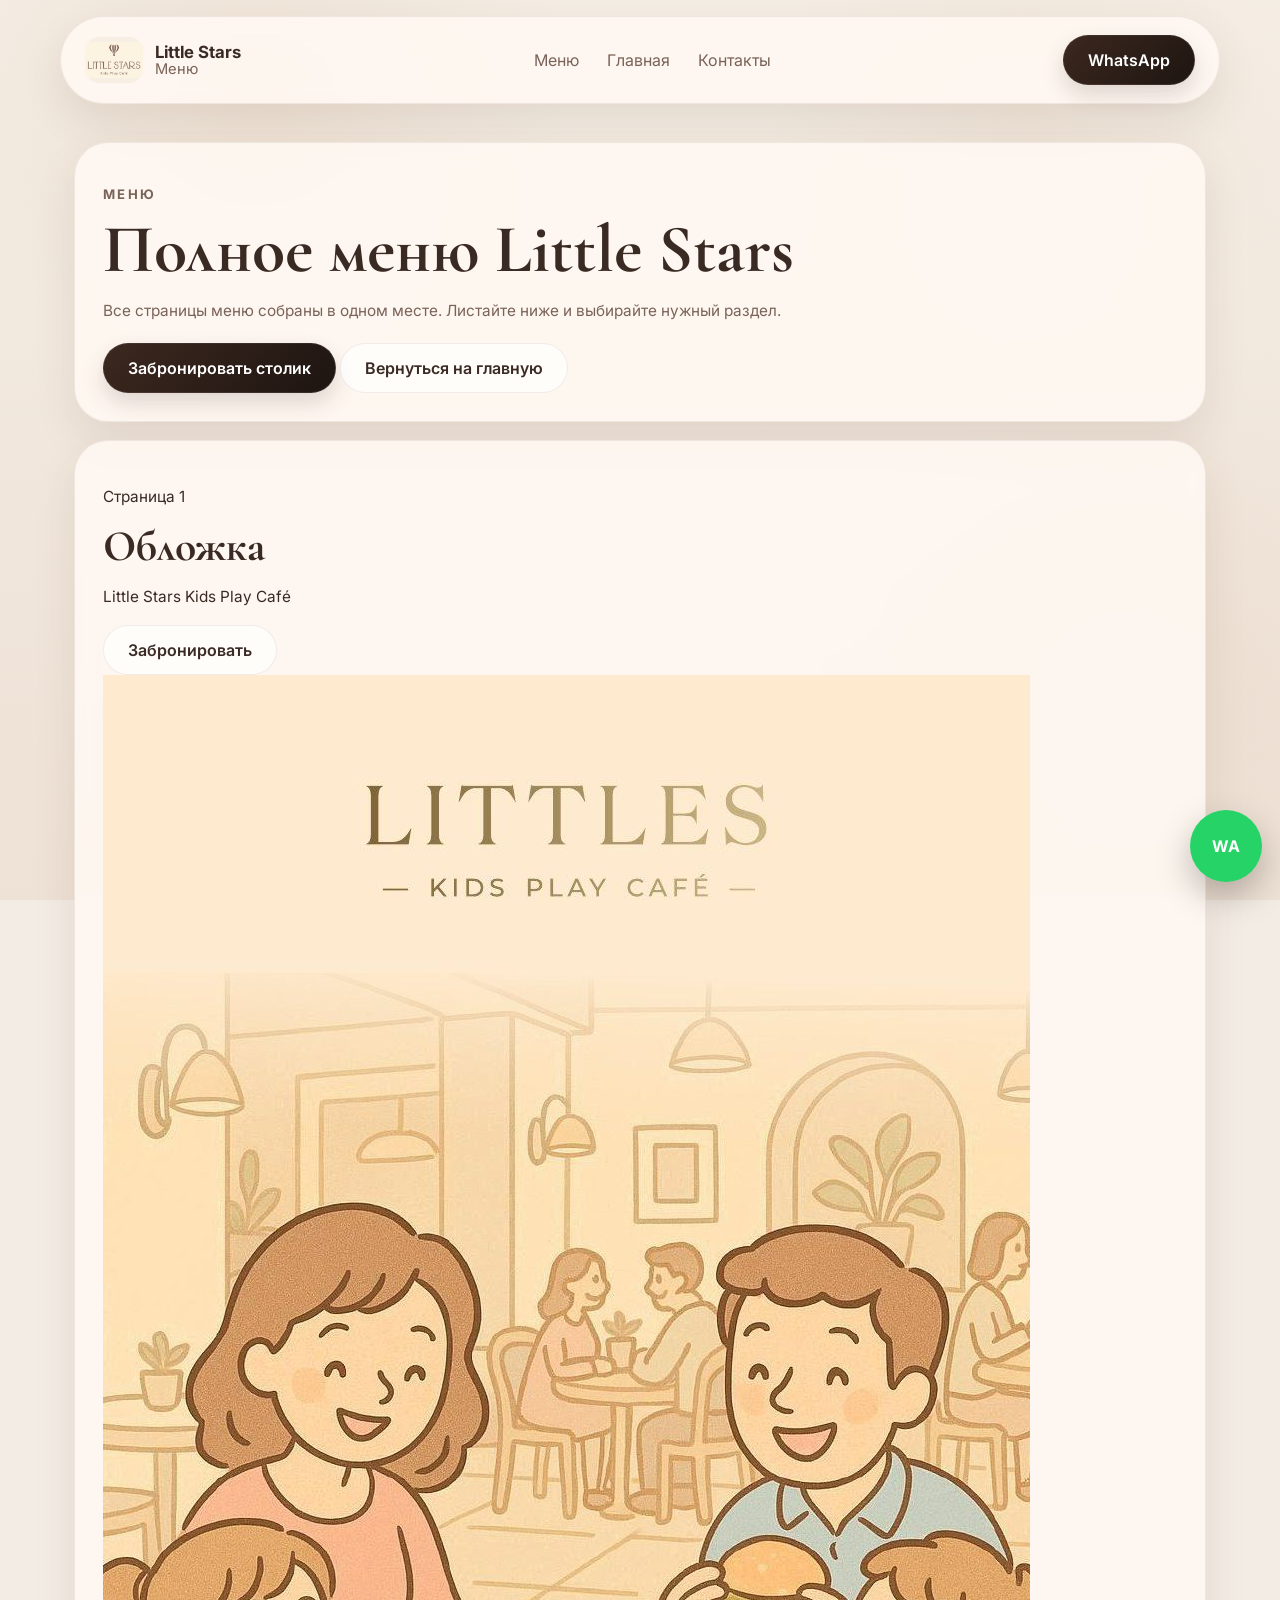
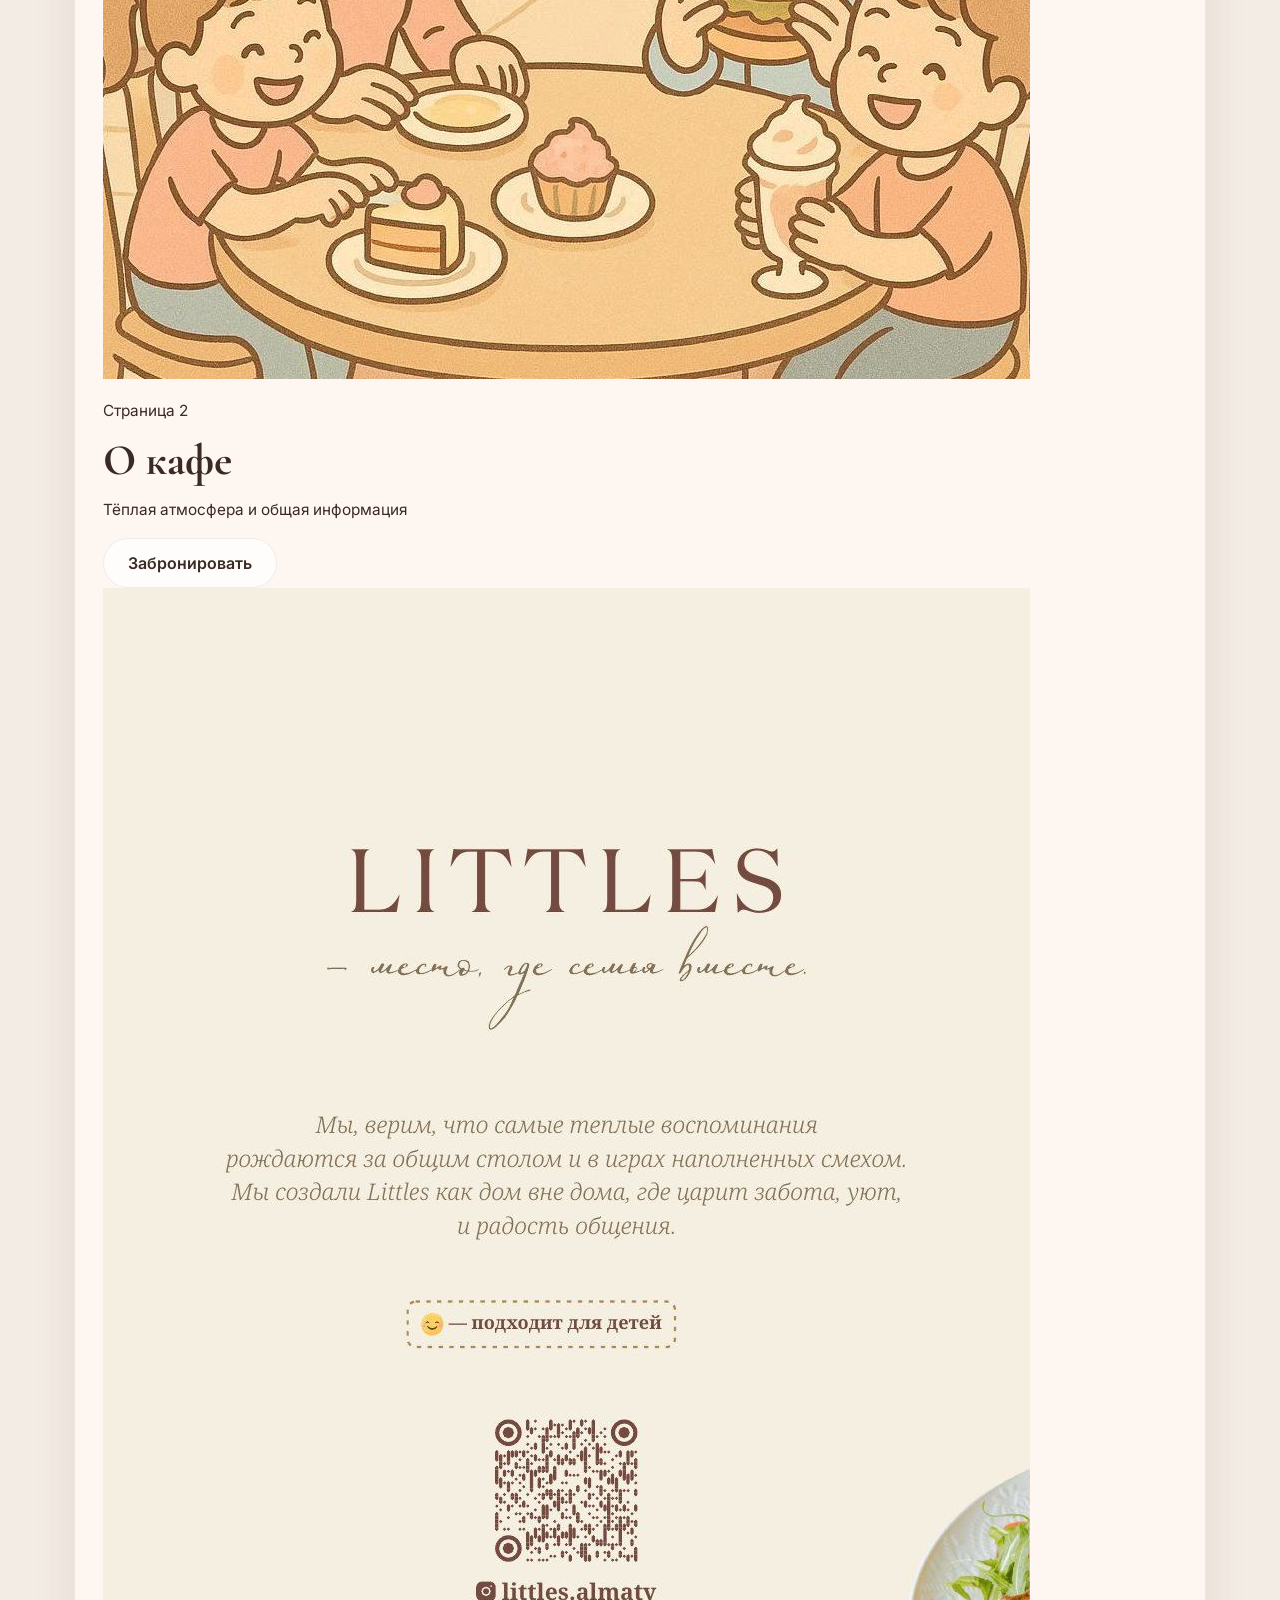
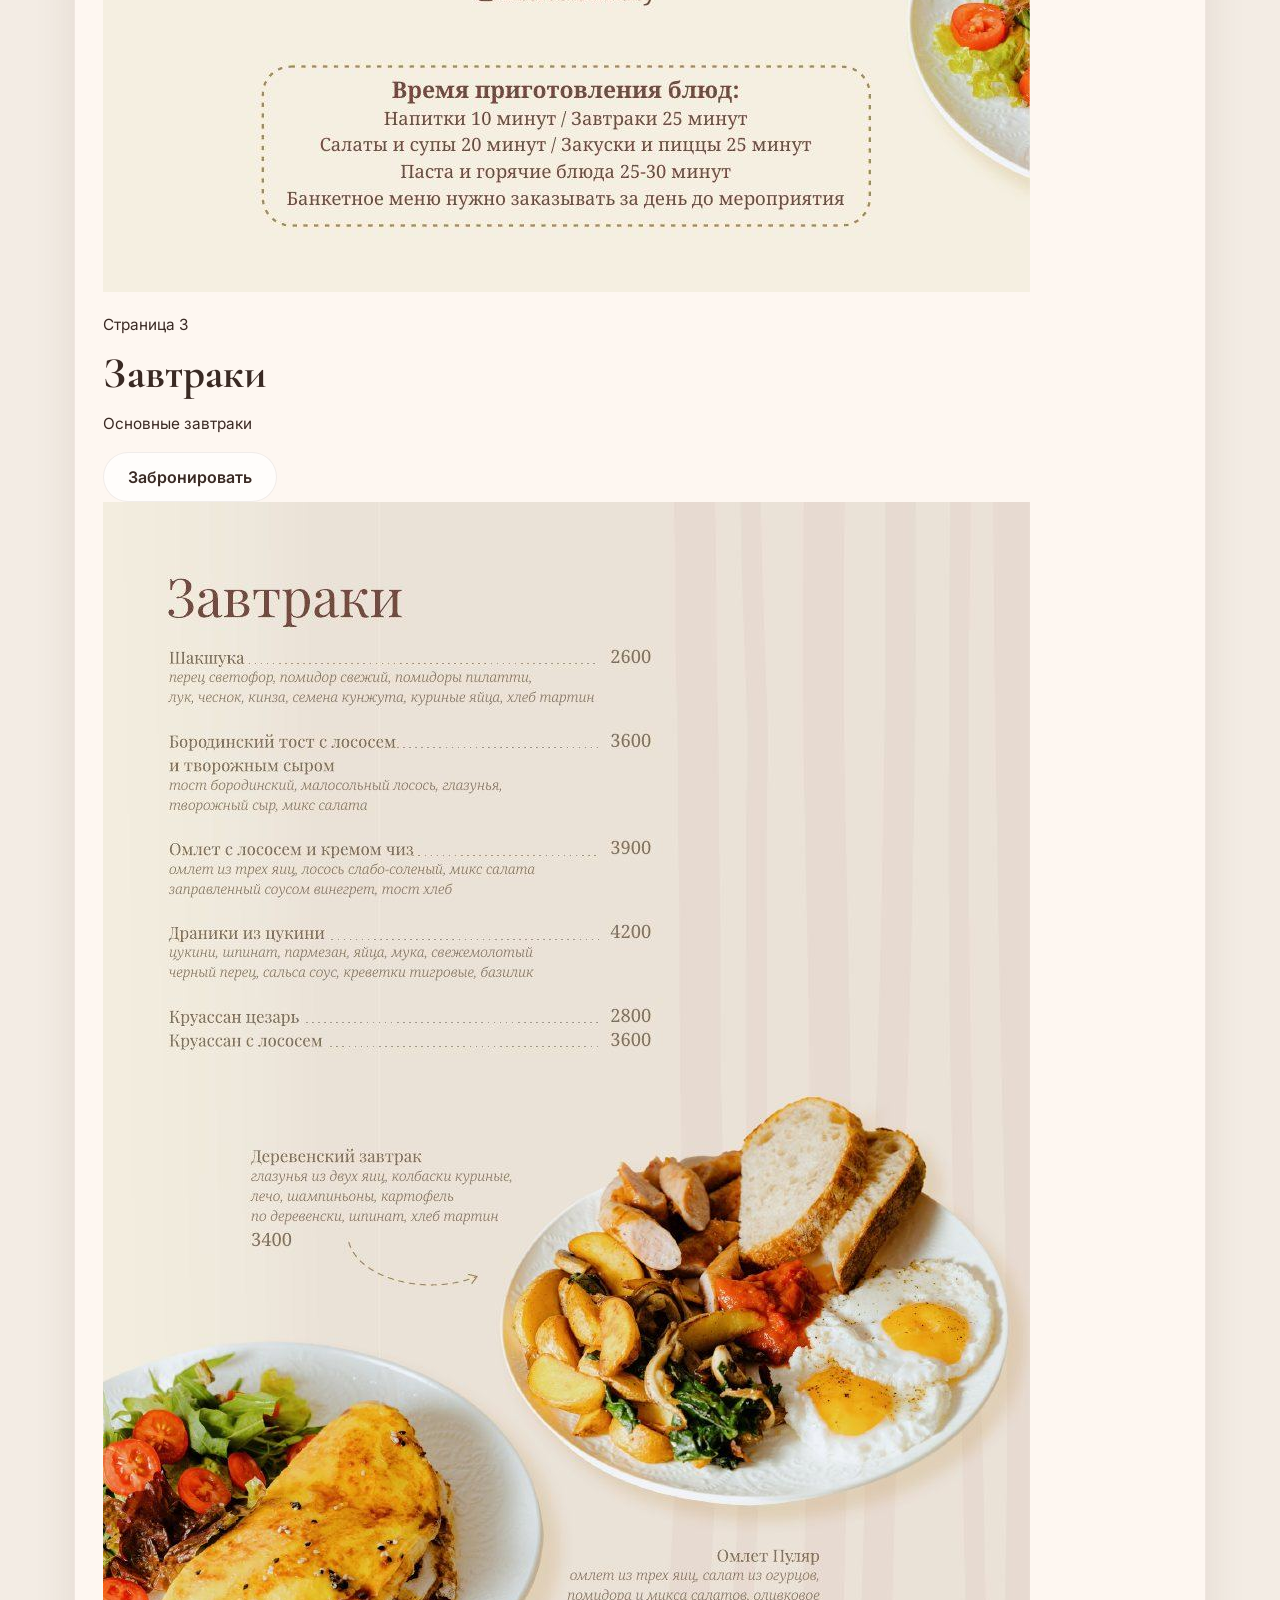
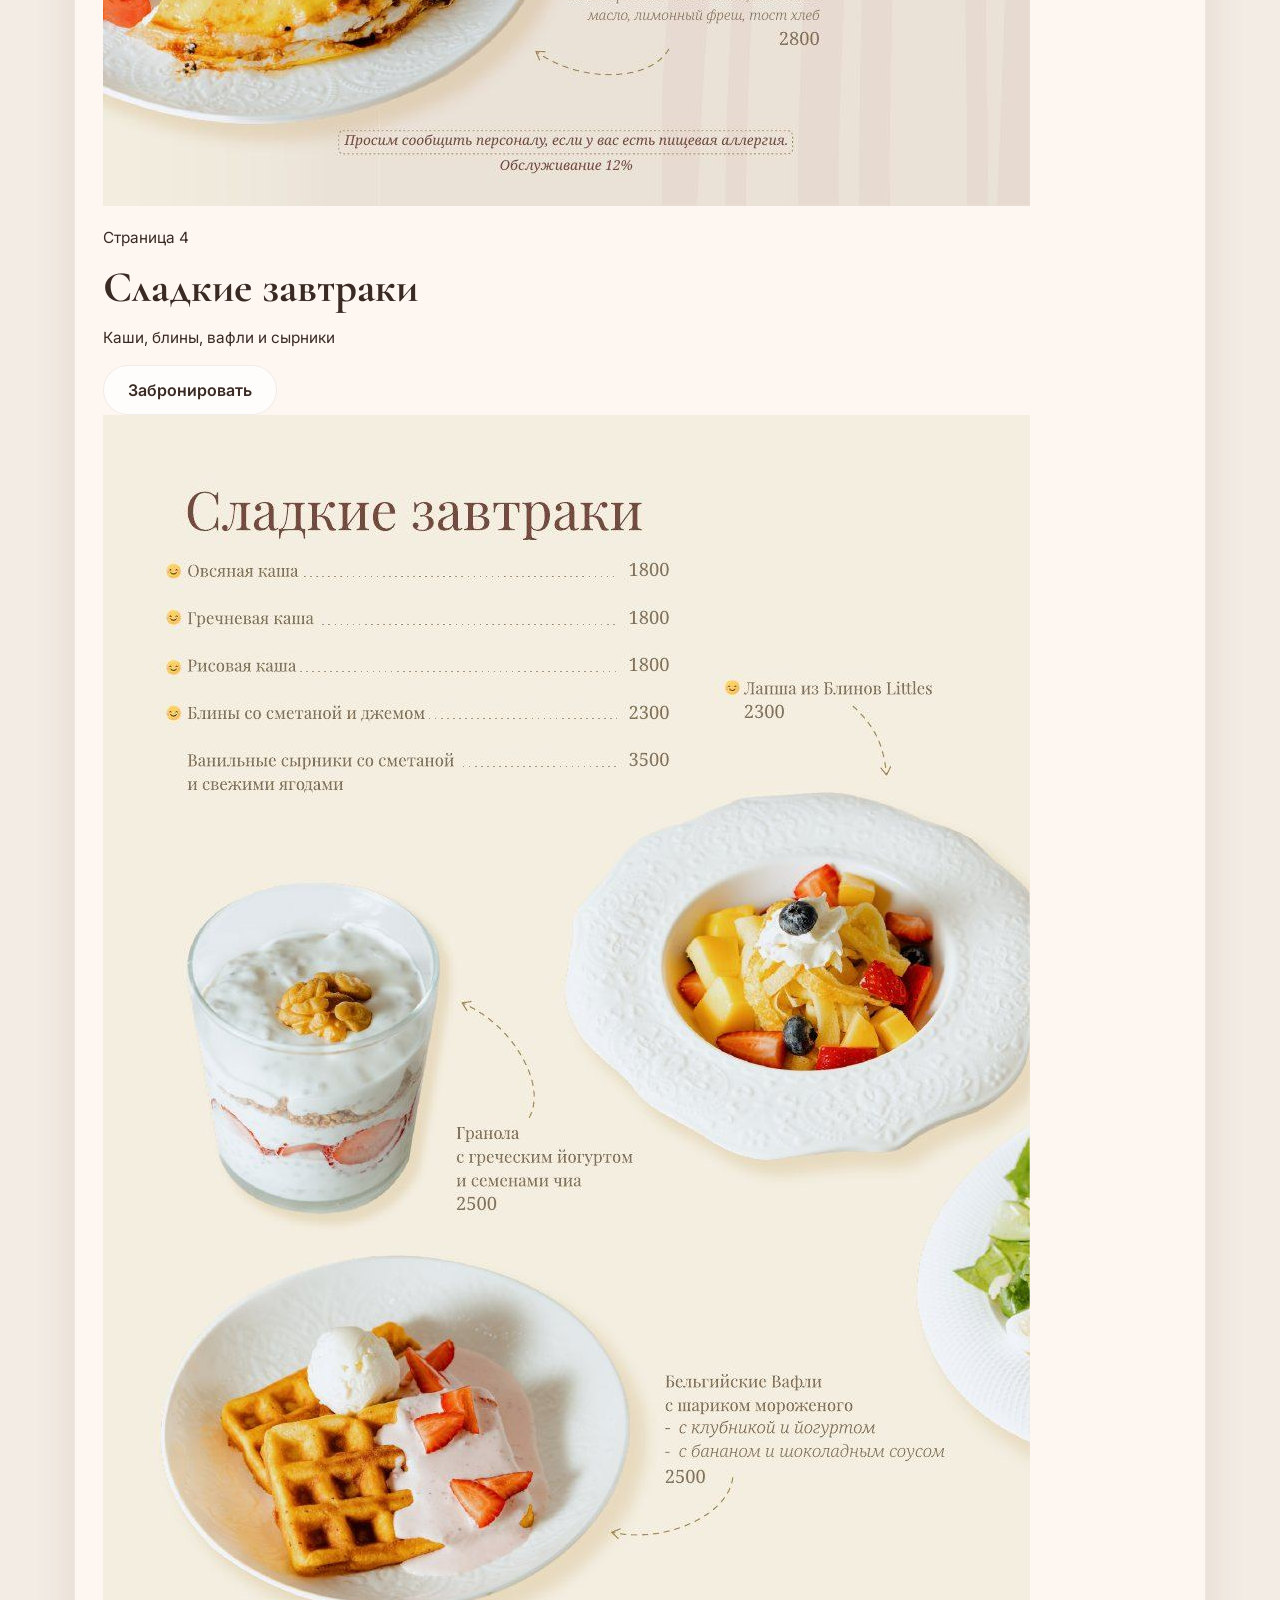
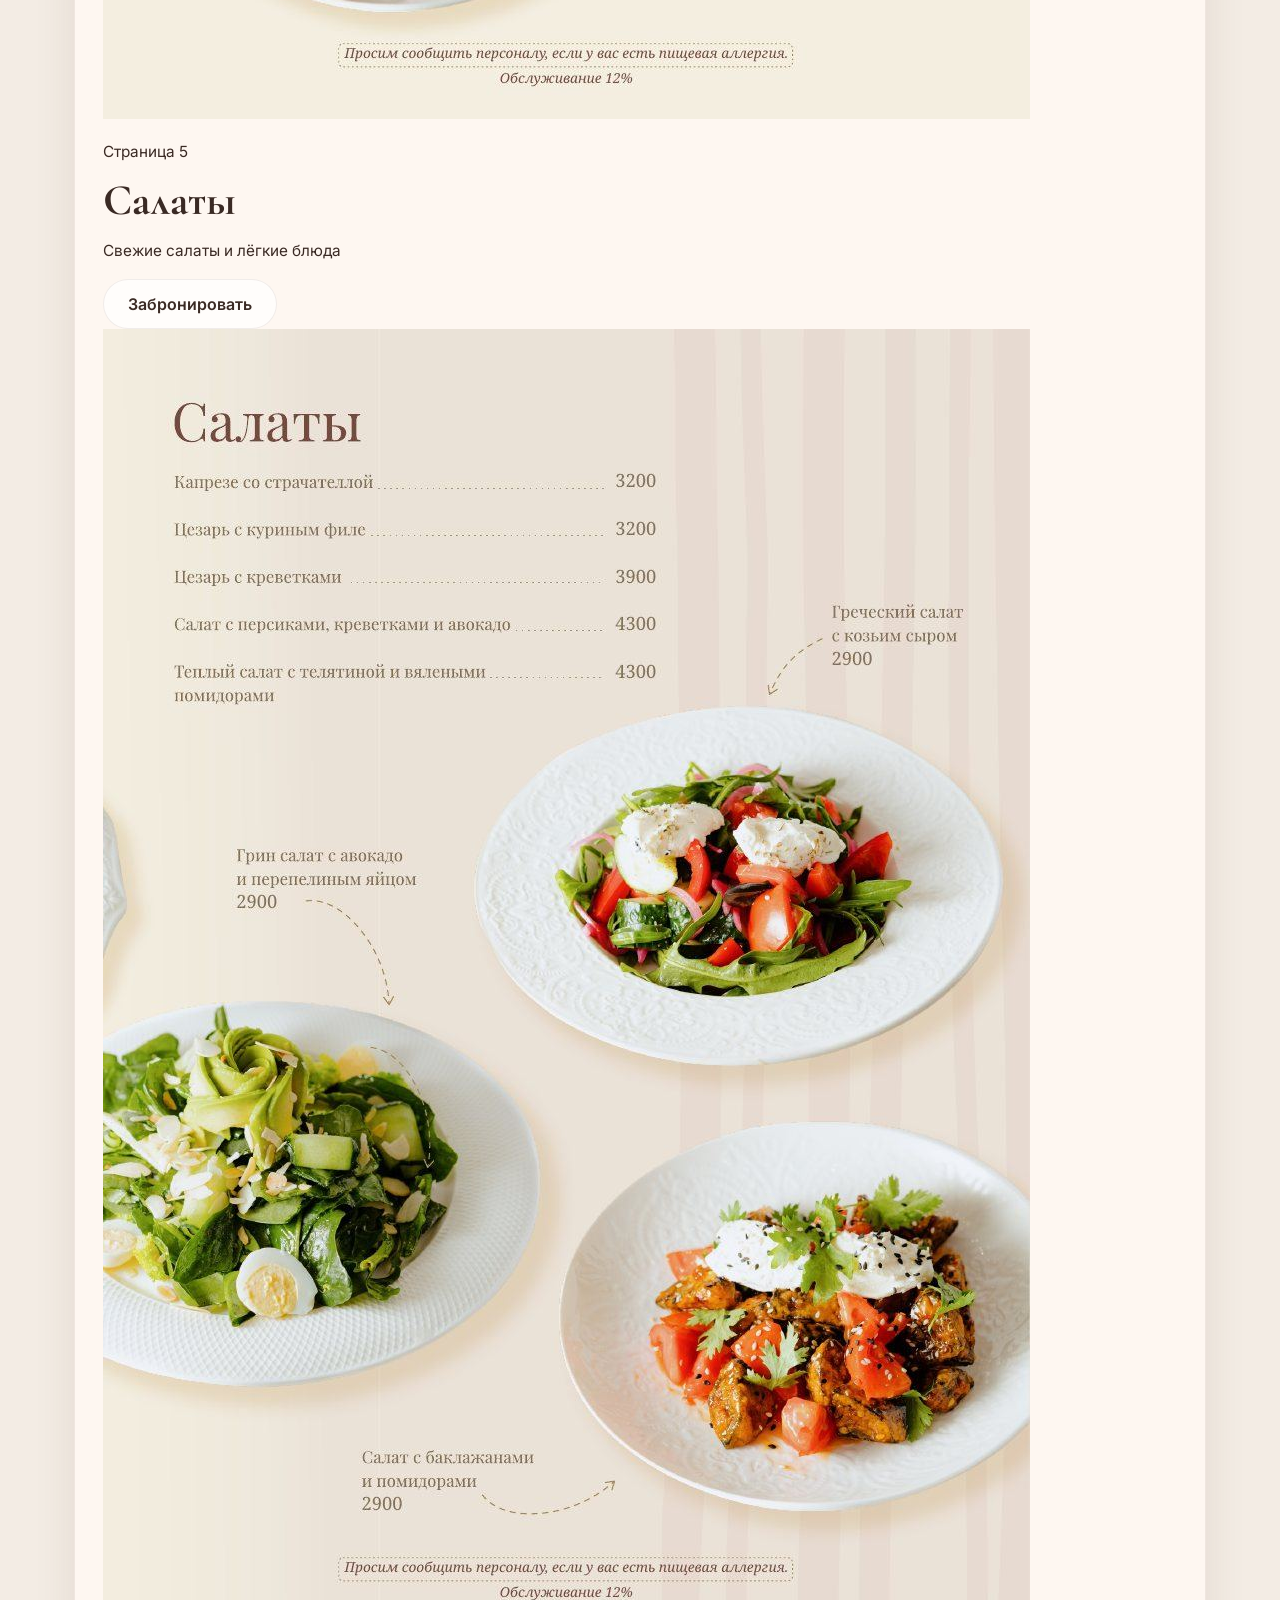
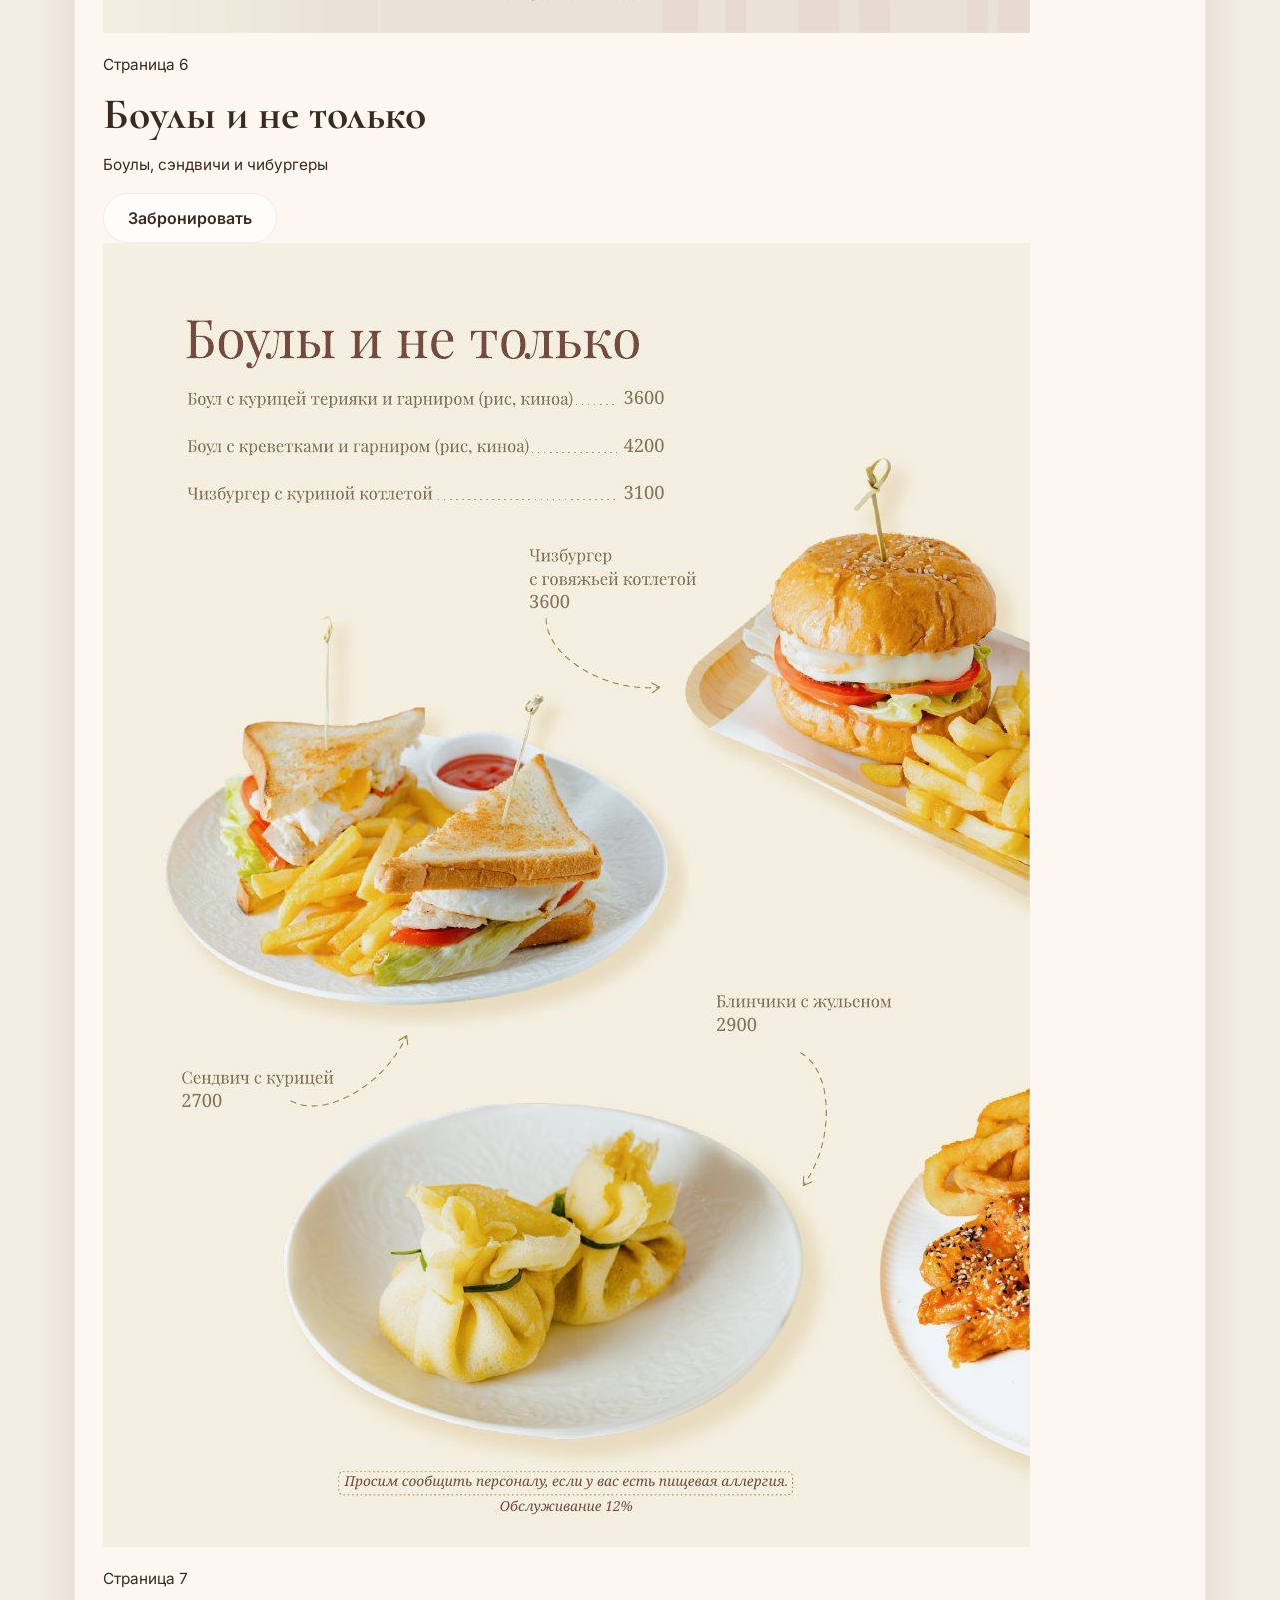
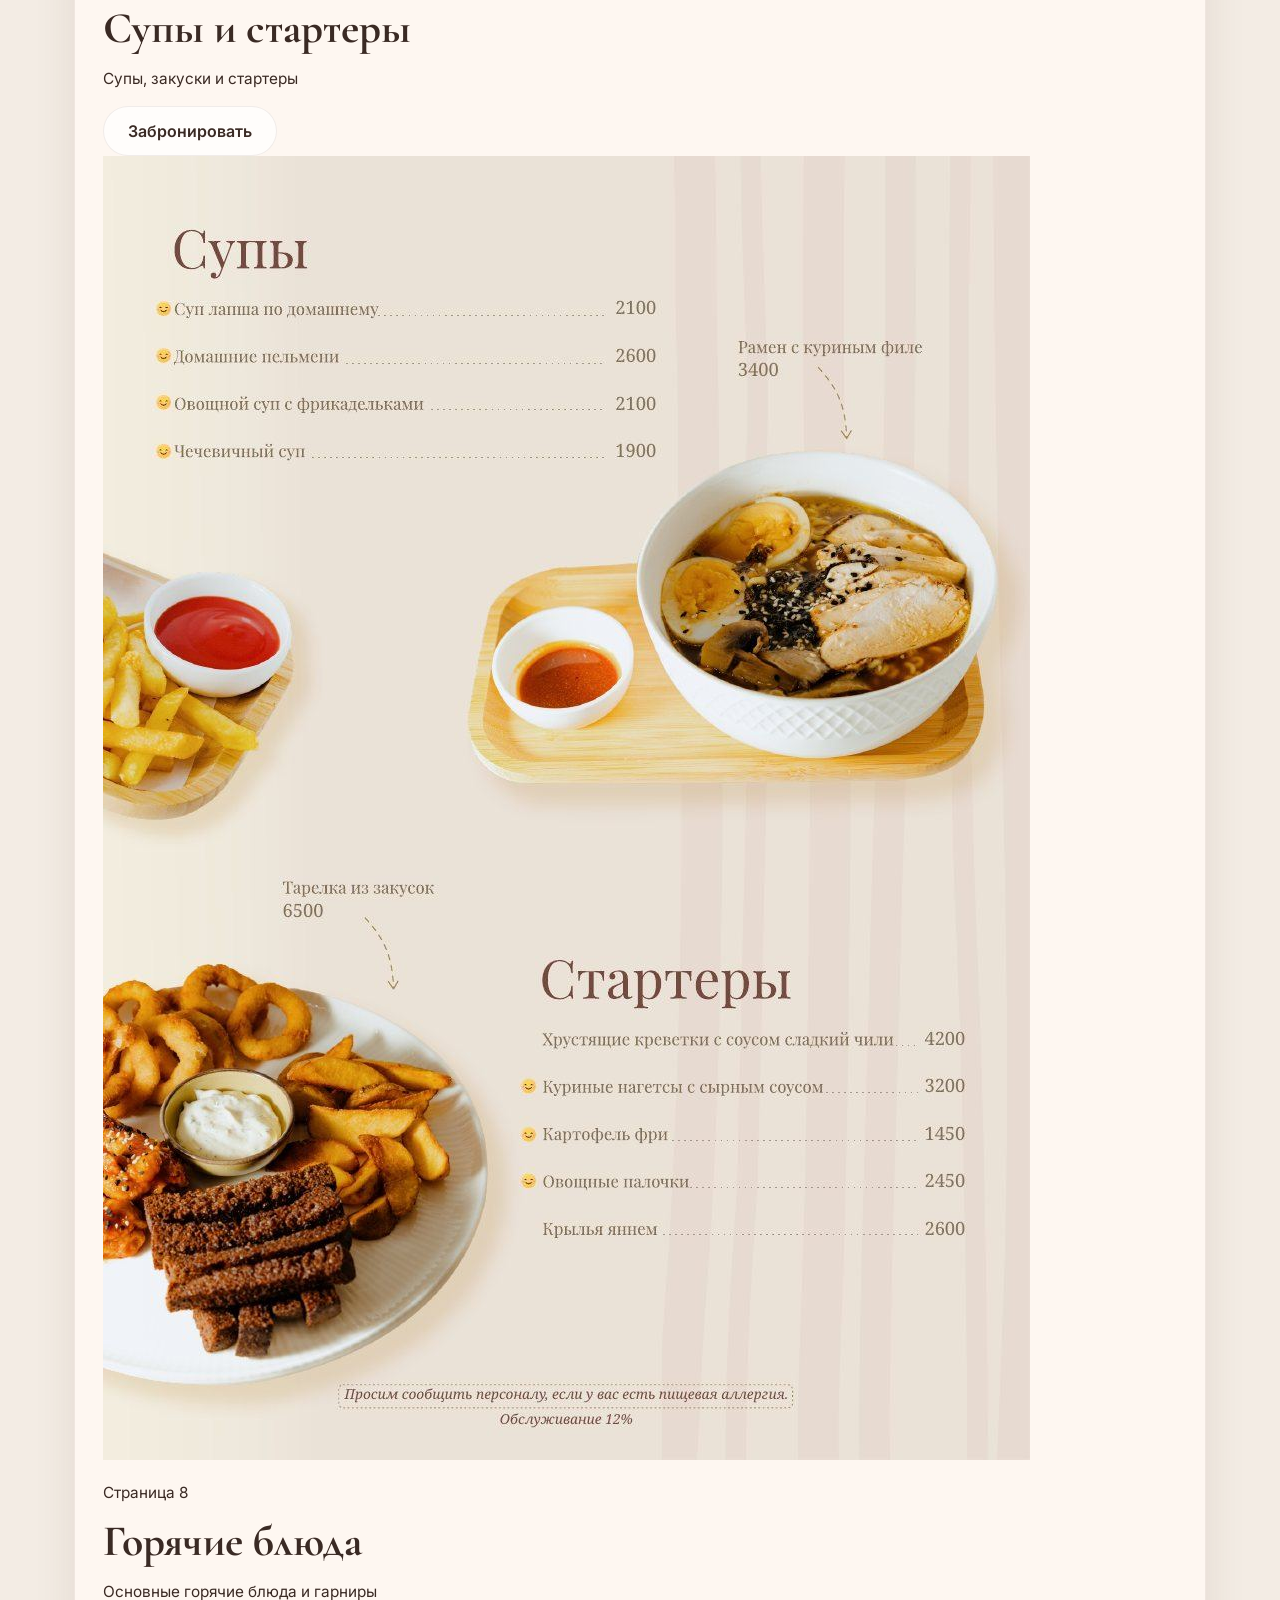
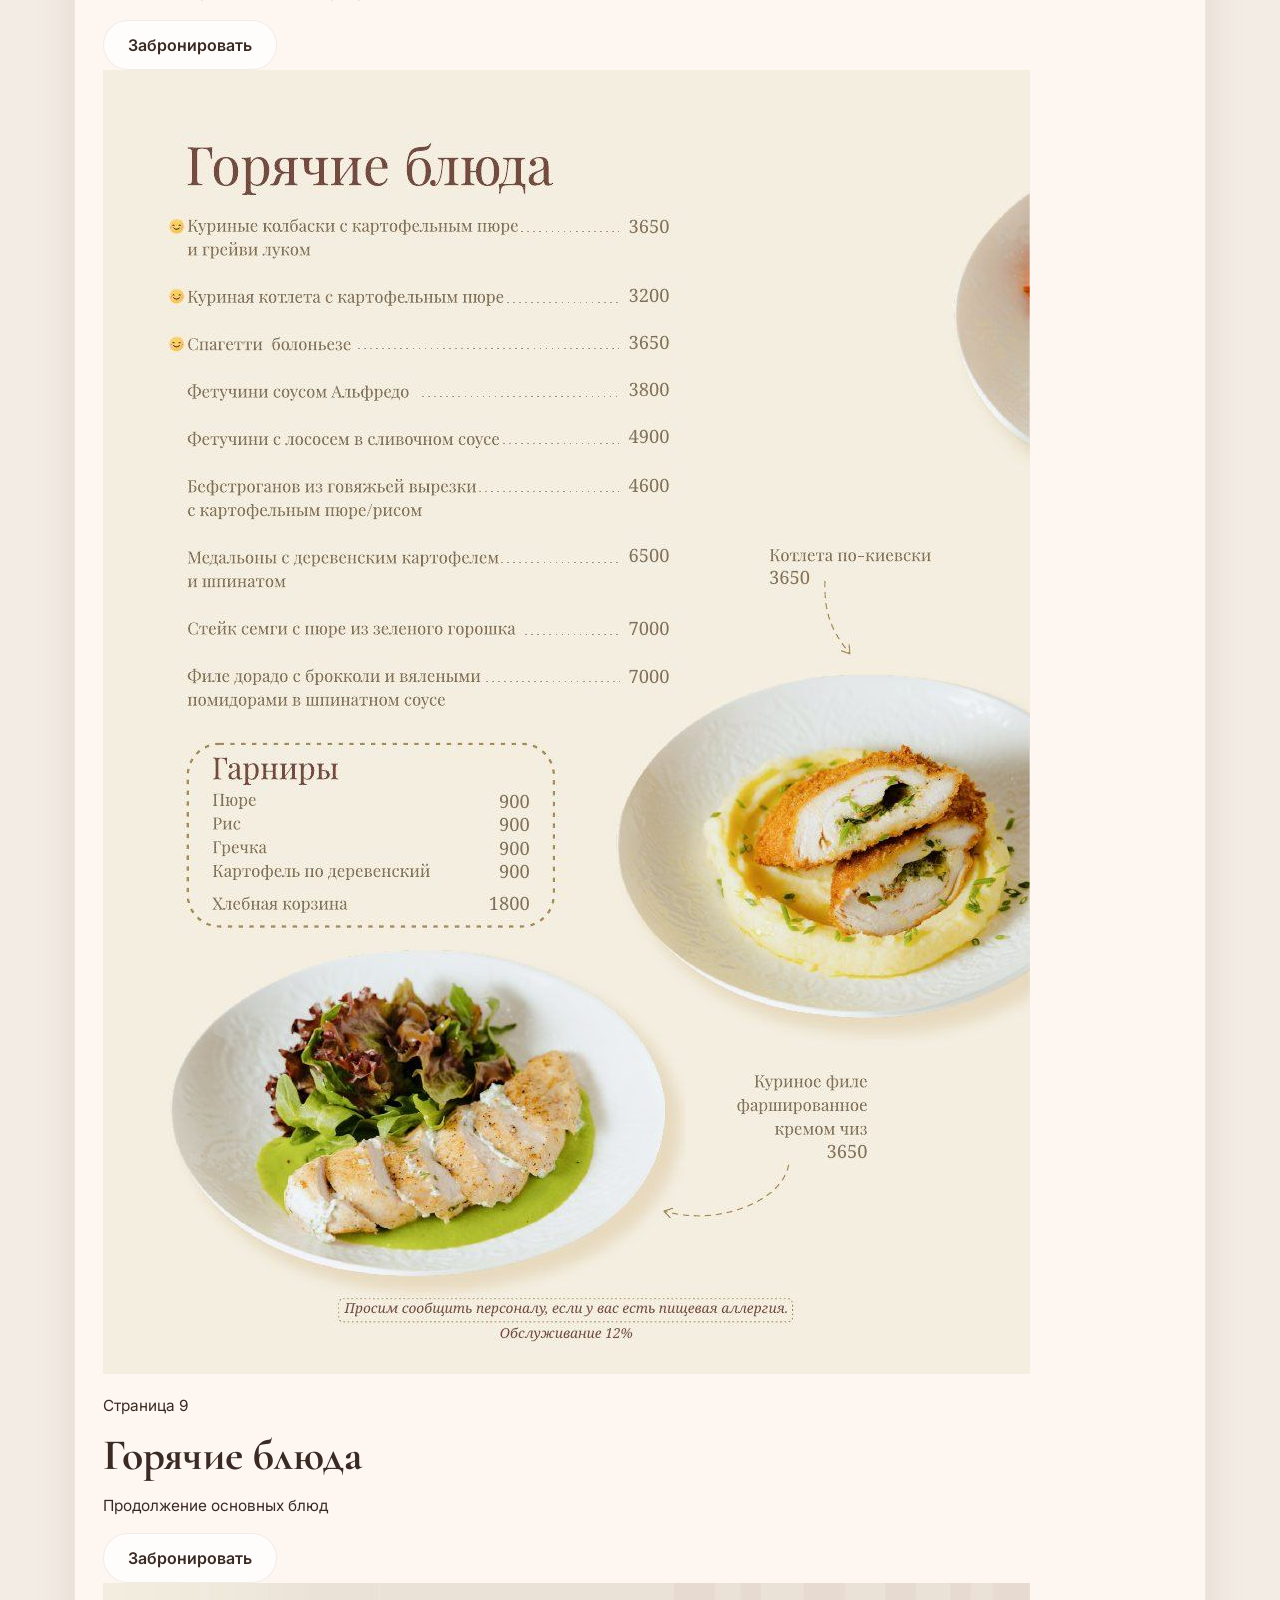
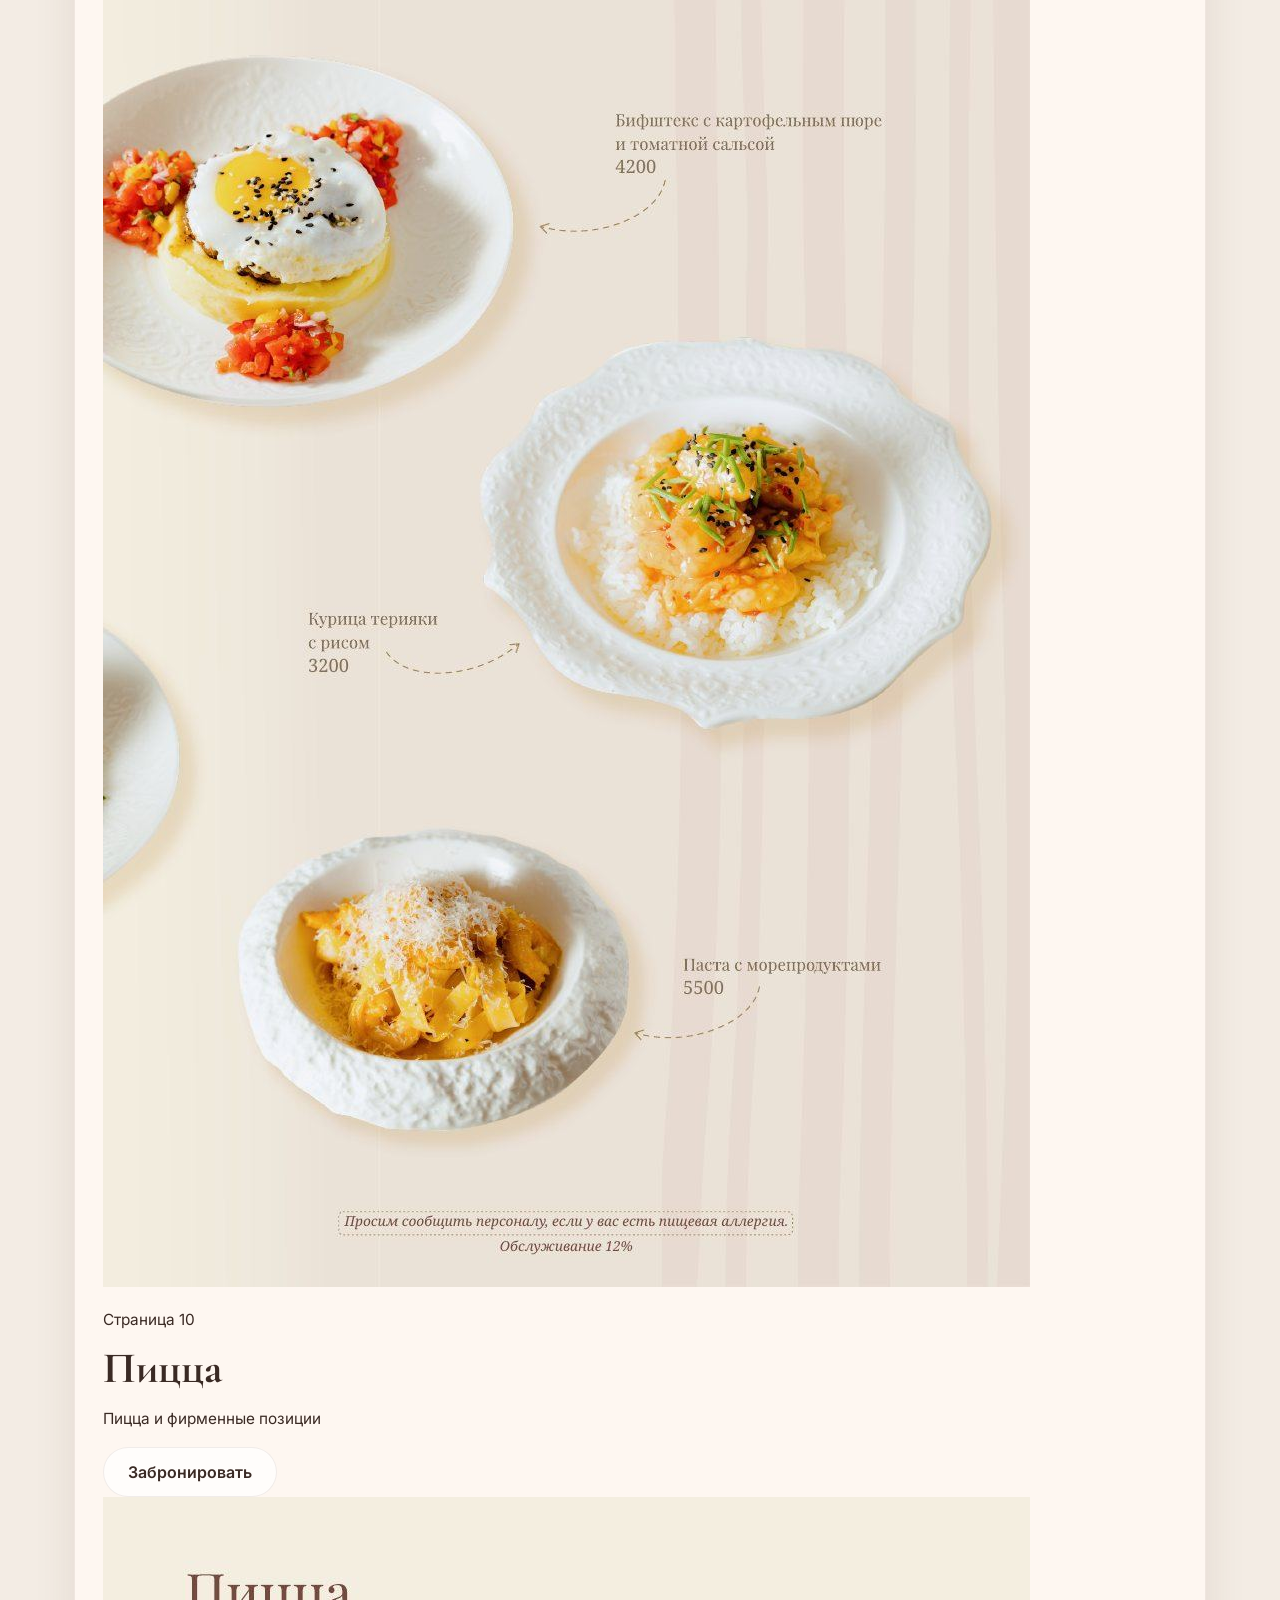
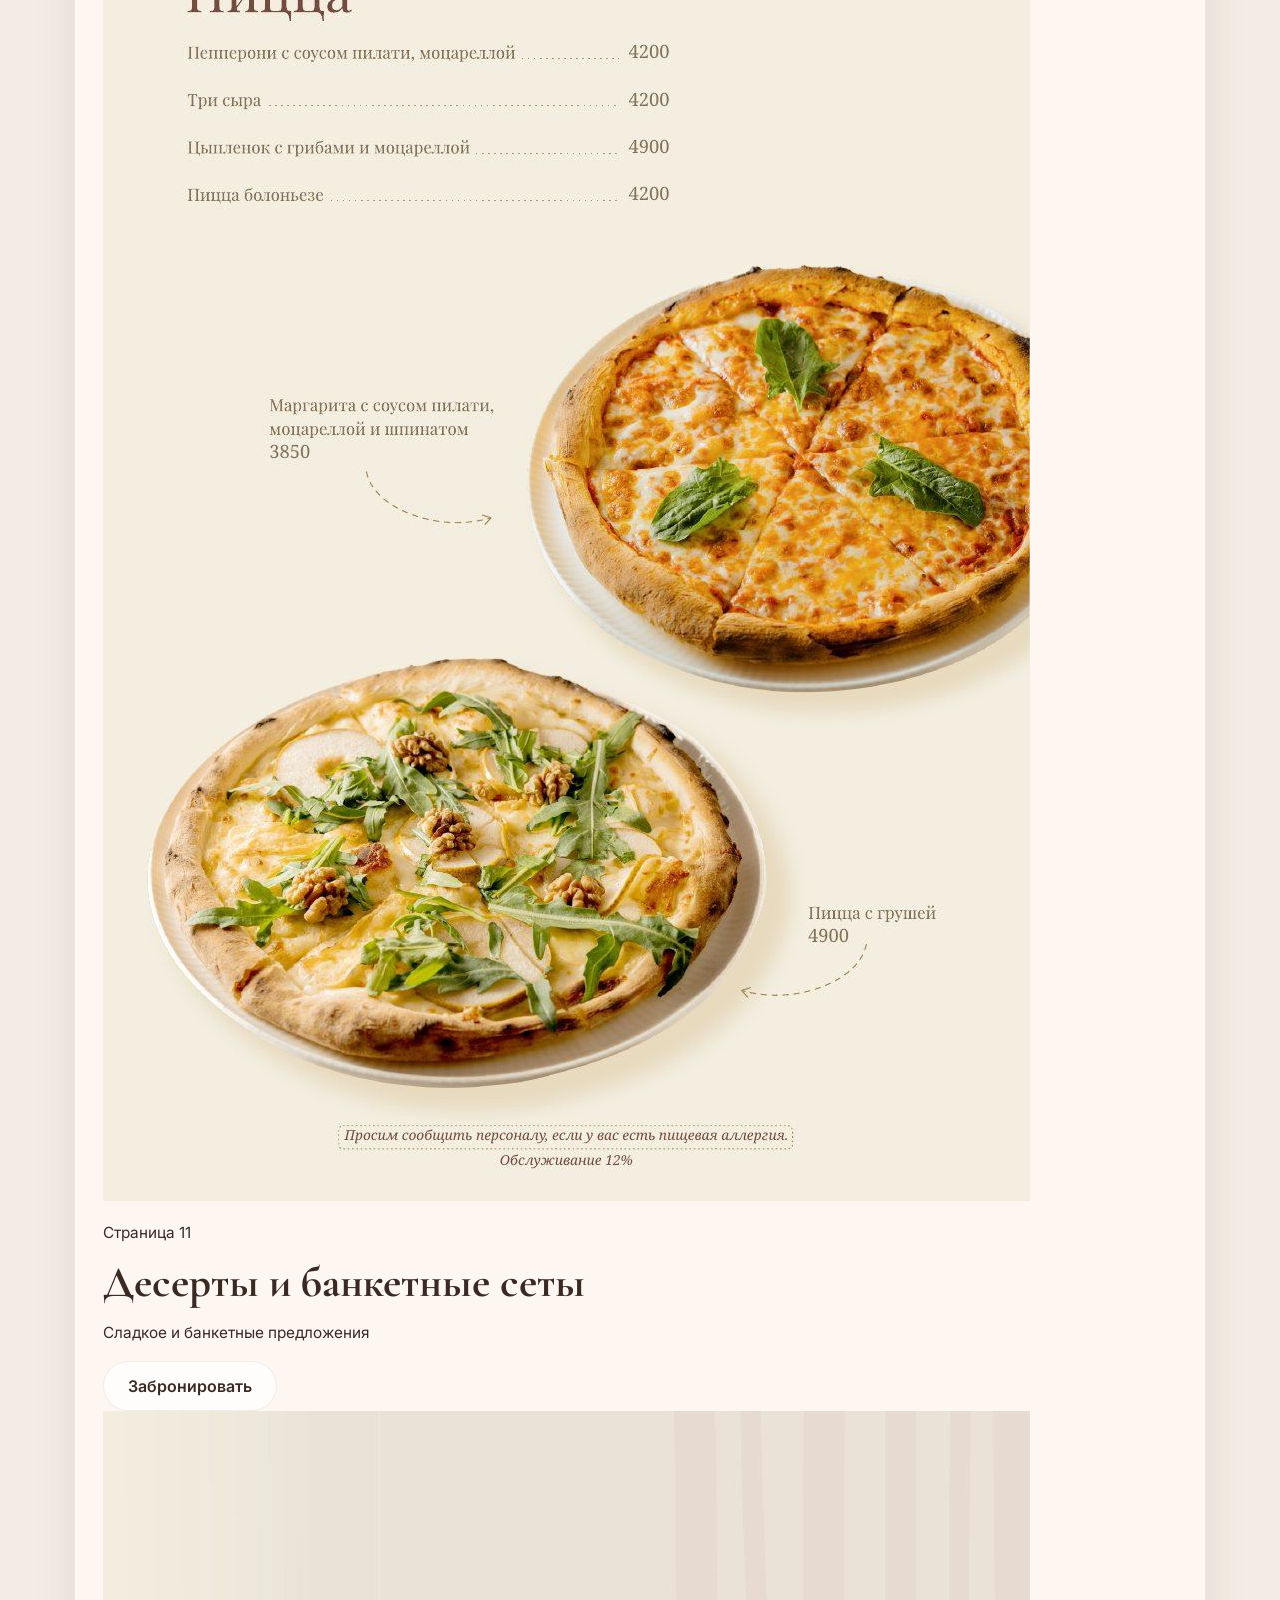
<file: menu.html>
<!DOCTYPE html>

<html lang="ru">
<head>
<meta charset="utf-8"/>
<meta content="width=device-width, initial-scale=1.0" name="viewport"/>
<title>Меню — Little Stars</title>
<meta content="Полное меню Little Stars: завтраки, салаты, пицца, напитки, десерты и банкетные сеты." name="description"/>
<link href="https://fonts.googleapis.com" rel="preconnect"/>
<link crossorigin="" href="https://fonts.gstatic.com" rel="preconnect"/>
<link href="https://fonts.googleapis.com/css2?family=Cormorant+Garamond:wght@500;600;700&amp;family=Inter:wght@400;500;600;700&amp;display=swap" rel="stylesheet"/>
<link href="styles.css" rel="stylesheet"/>
</head>
<body>
<div class="site-bg"></div>
<header class="site-header" id="top">
<div class="brand">
<img alt="Little Stars Kids Play Café" class="brand-logo" src="assets/logo-little-stars.png"/>
<div class="brand-text">
<strong>Little Stars</strong>
<span>Меню</span>
</div>
</div>
<nav class="desktop-nav">
<a href="#menu-pages">Меню</a>
<a href="index.html">Главная</a>
<a href="index.html#contacts">Контакты</a>
</nav>
<a class="header-wa" data-branch-message="Здравствуйте! Хочу забронировать столик в Little Stars" data-branch-select="true" href="#branch-modal">WhatsApp</a>
</header>
<main class="page-shell menu-page-shell">
<section class="section-surface menu-hero">
<div class="section-heading">
<p class="eyebrow">Меню</p>
<h1>Полное меню Little Stars</h1>
<p>Все страницы меню собраны в одном месте. Листайте ниже и выбирайте нужный раздел.</p>
</div>
<div class="menu-hero-actions">
<a class="btn btn-primary" data-branch-message="Здравствуйте! Хочу забронировать столик в Little Stars" data-branch-select="true" href="#branch-modal">Забронировать столик</a>
<a class="btn btn-secondary" href="index.html">Вернуться на главную</a>
</div>
</section>
<section class="section-surface" id="menu-pages">
<div class="menu-pages-list">
<article class="menu-page-card">
<div class="menu-page-heading">
<div>
<p class="eyebrow">Страница 1</p>
<h2>Обложка</h2>
<p>Little Stars Kids Play Café</p>
</div>
<a class="btn btn-secondary" data-branch-message="Здравствуйте! Хочу забронировать столик в Little Stars" data-branch-select="true" href="#branch-modal">Забронировать</a>
</div>
<img alt="Обложка — Страница 1 меню Little Stars" loading="lazy" src="assets/menu/menu1.jpg"/>
</article>
<article class="menu-page-card">
<div class="menu-page-heading">
<div>
<p class="eyebrow">Страница 2</p>
<h2>О кафе</h2>
<p>Тёплая атмосфера и общая информация</p>
</div>
<a class="btn btn-secondary" data-branch-message="Здравствуйте! Хочу забронировать столик в Little Stars" data-branch-select="true" href="#branch-modal">Забронировать</a>
</div>
<img alt="О кафе — Страница 2 меню Little Stars" loading="lazy" src="assets/menu/menu2.jpg"/>
</article>
<article class="menu-page-card">
<div class="menu-page-heading">
<div>
<p class="eyebrow">Страница 3</p>
<h2>Завтраки</h2>
<p>Основные завтраки</p>
</div>
<a class="btn btn-secondary" data-branch-message="Здравствуйте! Хочу забронировать столик в Little Stars" data-branch-select="true" href="#branch-modal">Забронировать</a>
</div>
<img alt="Завтраки — Страница 3 меню Little Stars" loading="lazy" src="assets/menu/menu3.jpg"/>
</article>
<article class="menu-page-card">
<div class="menu-page-heading">
<div>
<p class="eyebrow">Страница 4</p>
<h2>Сладкие завтраки</h2>
<p>Каши, блины, вафли и сырники</p>
</div>
<a class="btn btn-secondary" data-branch-message="Здравствуйте! Хочу забронировать столик в Little Stars" data-branch-select="true" href="#branch-modal">Забронировать</a>
</div>
<img alt="Сладкие завтраки — Страница 4 меню Little Stars" loading="lazy" src="assets/menu/menu4.jpg"/>
</article>
<article class="menu-page-card">
<div class="menu-page-heading">
<div>
<p class="eyebrow">Страница 5</p>
<h2>Салаты</h2>
<p>Свежие салаты и лёгкие блюда</p>
</div>
<a class="btn btn-secondary" data-branch-message="Здравствуйте! Хочу забронировать столик в Little Stars" data-branch-select="true" href="#branch-modal">Забронировать</a>
</div>
<img alt="Салаты — Страница 5 меню Little Stars" loading="lazy" src="assets/menu/menu5.jpg"/>
</article>
<article class="menu-page-card">
<div class="menu-page-heading">
<div>
<p class="eyebrow">Страница 6</p>
<h2>Боулы и не только</h2>
<p>Боулы, сэндвичи и чибургеры</p>
</div>
<a class="btn btn-secondary" data-branch-message="Здравствуйте! Хочу забронировать столик в Little Stars" data-branch-select="true" href="#branch-modal">Забронировать</a>
</div>
<img alt="Боулы и не только — Страница 6 меню Little Stars" loading="lazy" src="assets/menu/menu6.jpg"/>
</article>
<article class="menu-page-card">
<div class="menu-page-heading">
<div>
<p class="eyebrow">Страница 7</p>
<h2>Супы и стартеры</h2>
<p>Супы, закуски и стартеры</p>
</div>
<a class="btn btn-secondary" data-branch-message="Здравствуйте! Хочу забронировать столик в Little Stars" data-branch-select="true" href="#branch-modal">Забронировать</a>
</div>
<img alt="Супы и стартеры — Страница 7 меню Little Stars" loading="lazy" src="assets/menu/menu7.jpg"/>
</article>
<article class="menu-page-card">
<div class="menu-page-heading">
<div>
<p class="eyebrow">Страница 8</p>
<h2>Горячие блюда</h2>
<p>Основные горячие блюда и гарниры</p>
</div>
<a class="btn btn-secondary" data-branch-message="Здравствуйте! Хочу забронировать столик в Little Stars" data-branch-select="true" href="#branch-modal">Забронировать</a>
</div>
<img alt="Горячие блюда — Страница 8 меню Little Stars" loading="lazy" src="assets/menu/menu8.jpg"/>
</article>
<article class="menu-page-card">
<div class="menu-page-heading">
<div>
<p class="eyebrow">Страница 9</p>
<h2>Горячие блюда</h2>
<p>Продолжение основных блюд</p>
</div>
<a class="btn btn-secondary" data-branch-message="Здравствуйте! Хочу забронировать столик в Little Stars" data-branch-select="true" href="#branch-modal">Забронировать</a>
</div>
<img alt="Горячие блюда — Страница 9 меню Little Stars" loading="lazy" src="assets/menu/menu9.jpg"/>
</article>
<article class="menu-page-card">
<div class="menu-page-heading">
<div>
<p class="eyebrow">Страница 10</p>
<h2>Пицца</h2>
<p>Пицца и фирменные позиции</p>
</div>
<a class="btn btn-secondary" data-branch-message="Здравствуйте! Хочу забронировать столик в Little Stars" data-branch-select="true" href="#branch-modal">Забронировать</a>
</div>
<img alt="Пицца — Страница 10 меню Little Stars" loading="lazy" src="assets/menu/menu10.jpg"/>
</article>
<article class="menu-page-card">
<div class="menu-page-heading">
<div>
<p class="eyebrow">Страница 11</p>
<h2>Десерты и банкетные сеты</h2>
<p>Сладкое и банкетные предложения</p>
</div>
<a class="btn btn-secondary" data-branch-message="Здравствуйте! Хочу забронировать столик в Little Stars" data-branch-select="true" href="#branch-modal">Забронировать</a>
</div>
<img alt="Десерты и банкетные сеты — Страница 11 меню Little Stars" loading="lazy" src="assets/menu/menu11.jpg"/>
</article>
<article class="menu-page-card">
<div class="menu-page-heading">
<div>
<p class="eyebrow">Страница 12</p>
<h2>Барное меню</h2>
<p>Кофе, матча и дополнения</p>
</div>
<a class="btn btn-secondary" data-branch-message="Здравствуйте! Хочу забронировать столик в Little Stars" data-branch-select="true" href="#branch-modal">Забронировать</a>
</div>
<img alt="Барное меню — Страница 12 меню Little Stars" loading="lazy" src="assets/menu/menu12.jpg"/>
</article>
<article class="menu-page-card">
<div class="menu-page-heading">
<div>
<p class="eyebrow">Страница 13</p>
<h2>Фреши и лимонады</h2>
<p>Холодные напитки и лимонады</p>
</div>
<a class="btn btn-secondary" data-branch-message="Здравствуйте! Хочу забронировать столик в Little Stars" data-branch-select="true" href="#branch-modal">Забронировать</a>
</div>
<img alt="Фреши и лимонады — Страница 13 меню Little Stars" loading="lazy" src="assets/menu/menu13.jpg"/>
</article>
<article class="menu-page-card">
<div class="menu-page-heading">
<div>
<p class="eyebrow">Страница 14</p>
<h2>Чай и ice tea</h2>
<p>Чайная карта и холодные чаи</p>
</div>
<a class="btn btn-secondary" data-branch-message="Здравствуйте! Хочу забронировать столик в Little Stars" data-branch-select="true" href="#branch-modal">Забронировать</a>
</div>
<img alt="Чай и ice tea — Страница 14 меню Little Stars" loading="lazy" src="assets/menu/menu14.jpg"/>
</article>
<article class="menu-page-card">
<div class="menu-page-heading">
<div>
<p class="eyebrow">Страница 15</p>
<h2>Милкшейки и напитки</h2>
<p>Милкшейки, вода и соки</p>
</div>
<a class="btn btn-secondary" data-branch-message="Здравствуйте! Хочу забронировать столик в Little Stars" data-branch-select="true" href="#branch-modal">Забронировать</a>
</div>
<img alt="Милкшейки и напитки — Страница 15 меню Little Stars" loading="lazy" src="assets/menu/menu15.jpg"/>
</article>
<article class="menu-page-card">
<div class="menu-page-heading">
<div>
<p class="eyebrow">Страница 16</p>
<h2>Контакты</h2>
<p>Адрес и финальная информация</p>
</div>
<a class="btn btn-secondary" data-branch-message="Здравствуйте! Хочу забронировать столик в Little Stars" data-branch-select="true" href="#branch-modal">Забронировать</a>
</div>
<img alt="Контакты — Страница 16 меню Little Stars" loading="lazy" src="assets/menu/menu16.jpg"/>
</article>
</div>
</section>
</main>
<a class="floating-wa" data-branch-message="Здравствуйте! Хочу забронировать столик в Little Stars" data-branch-select="true" href="#branch-modal">WA</a>
<div aria-hidden="true" class="branch-modal" id="branch-modal">
<div class="branch-modal-backdrop" data-branch-close="true"></div>
<div aria-labelledby="branch-modal-title" aria-modal="true" class="branch-modal-card" role="dialog">
<button aria-label="Закрыть" class="branch-modal-close" data-branch-close="true" type="button">×</button>
<p class="eyebrow">Бронирование</p>
<h2 id="branch-modal-title">Выберите филиал</h2>
<p class="branch-modal-text">После выбора откроется WhatsApp нужного филиала.</p>
<div class="branch-choice-list">
<a class="branch-choice" data-branch-link="rozy" href="https://wa.me/77074072551" rel="noopener" target="_blank">
<strong>Розыбакиева</strong>
<span>Розыбакиева 320 | ЖК 4 YOU</span>
</a>
<a class="branch-choice" data-branch-link="alfarabi" href="https://wa.me/77073072551" rel="noopener" target="_blank">
<strong>Аль-Фараби</strong>
<span>Аль-Фараби 41/6 | ЖК Metropole</span>
</a>
</div>
</div>
</div>
<script>
  (function () {
    const modal = document.getElementById('branch-modal');
    if (!modal) return;

    const branchLinks = {
      rozy: modal.querySelector('[data-branch-link="rozy"]'),
      alfarabi: modal.querySelector('[data-branch-link="alfarabi"]')
    };

    const branches = {
      rozy: {
        phone: '77074072551',
        name: 'Розыбакиева 320 | ЖК 4 YOU'
      },
      alfarabi: {
        phone: '77073072551',
        name: 'Аль-Фараби 41/6 | ЖК Metropole'
      }
    };

    function waLink(phone, message) {
      return 'https://wa.me/' + phone + '?text=' + encodeURIComponent(message);
    }

    function openBranchModal(message) {
      Object.keys(branches).forEach((key) => {
        const branch = branches[key];
        const link = branchLinks[key];
        if (!link) return;
        link.href = waLink(branch.phone, message + '\nФилиал: ' + branch.name);
      });
      modal.classList.add('is-open');
      modal.setAttribute('aria-hidden', 'false');
      document.body.classList.add('modal-open');
    }

    function closeBranchModal() {
      modal.classList.remove('is-open');
      modal.setAttribute('aria-hidden', 'true');
      document.body.classList.remove('modal-open');
    }

    document.querySelectorAll('[data-branch-select]').forEach((button) => {
      button.addEventListener('click', (event) => {
        event.preventDefault();
        openBranchModal(button.dataset.branchMessage || 'Здравствуйте! Хочу забронировать в Little Stars');
      });
    });

    modal.querySelectorAll('[data-branch-close]').forEach((button) => {
      button.addEventListener('click', closeBranchModal);
    });

    document.addEventListener('keydown', (event) => {
      if (event.key === 'Escape') closeBranchModal();
    });
  })();
</script>
</body>
</html>
</file>
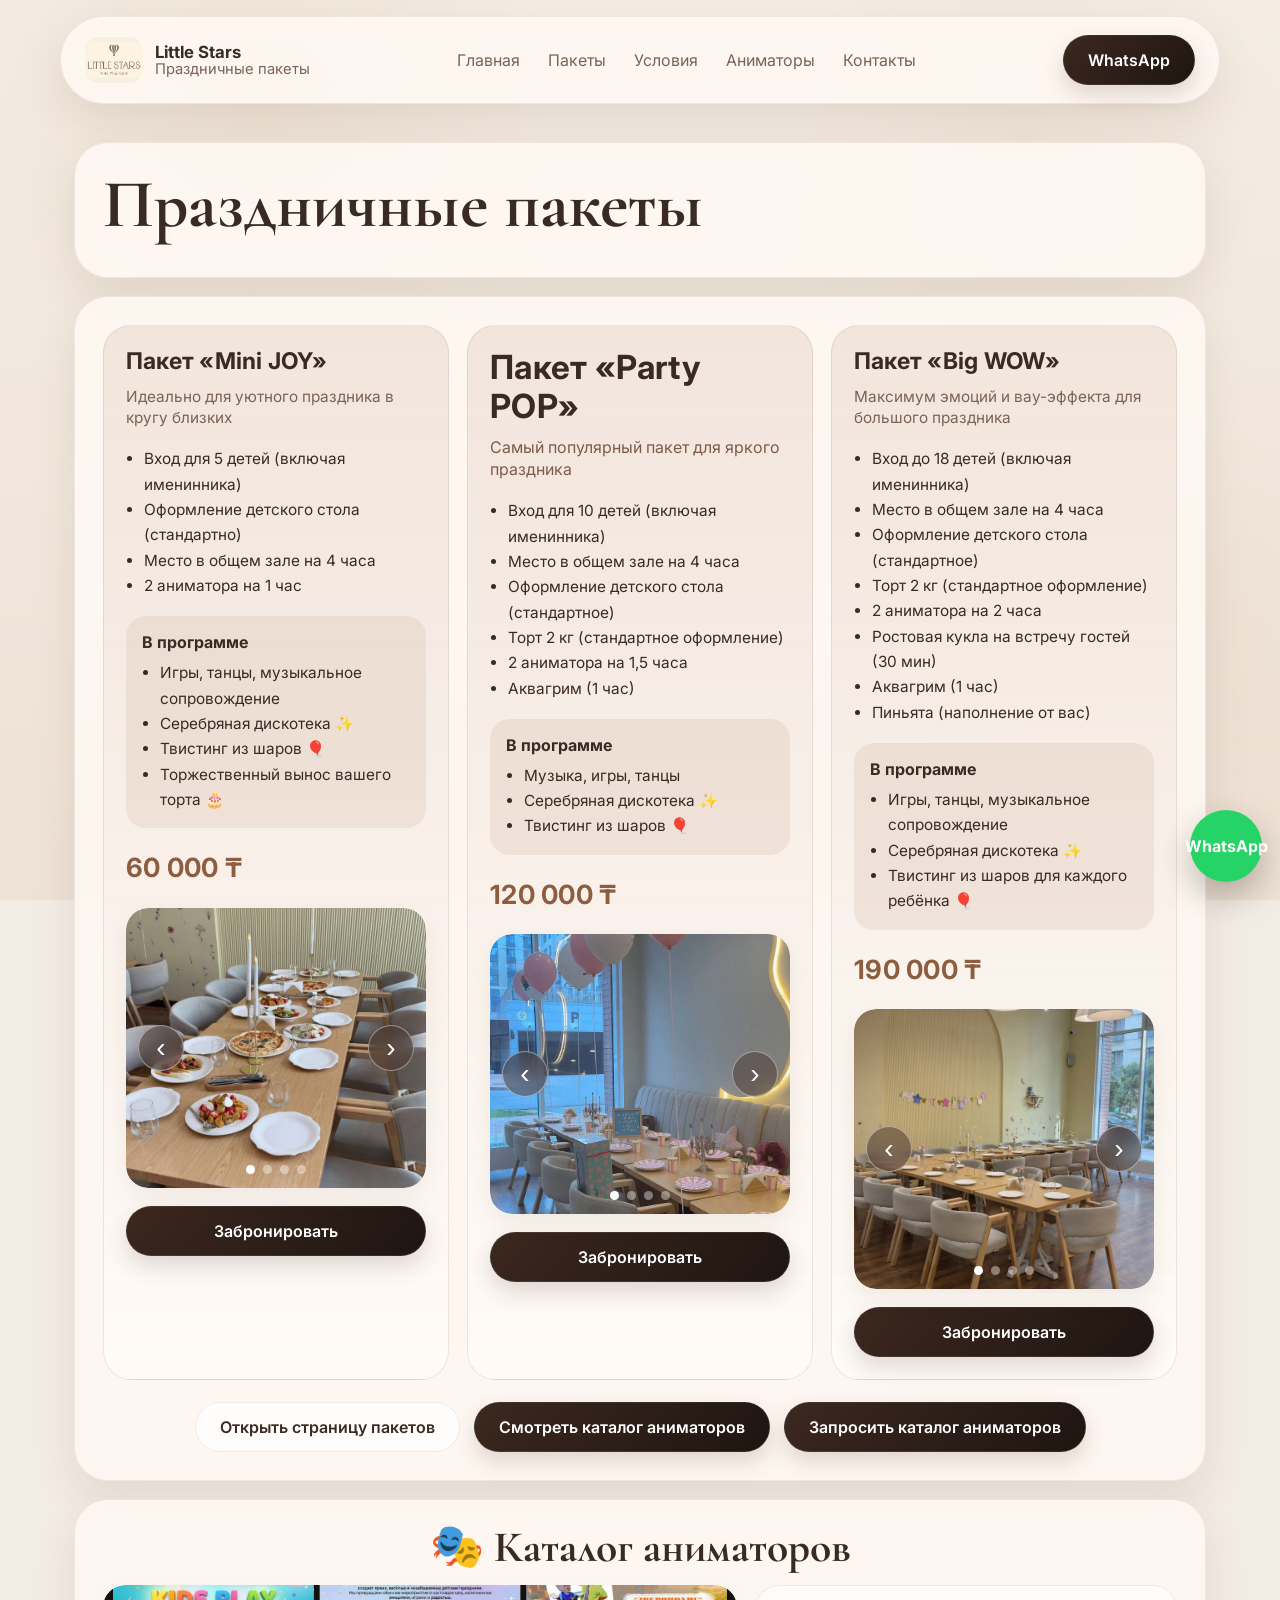
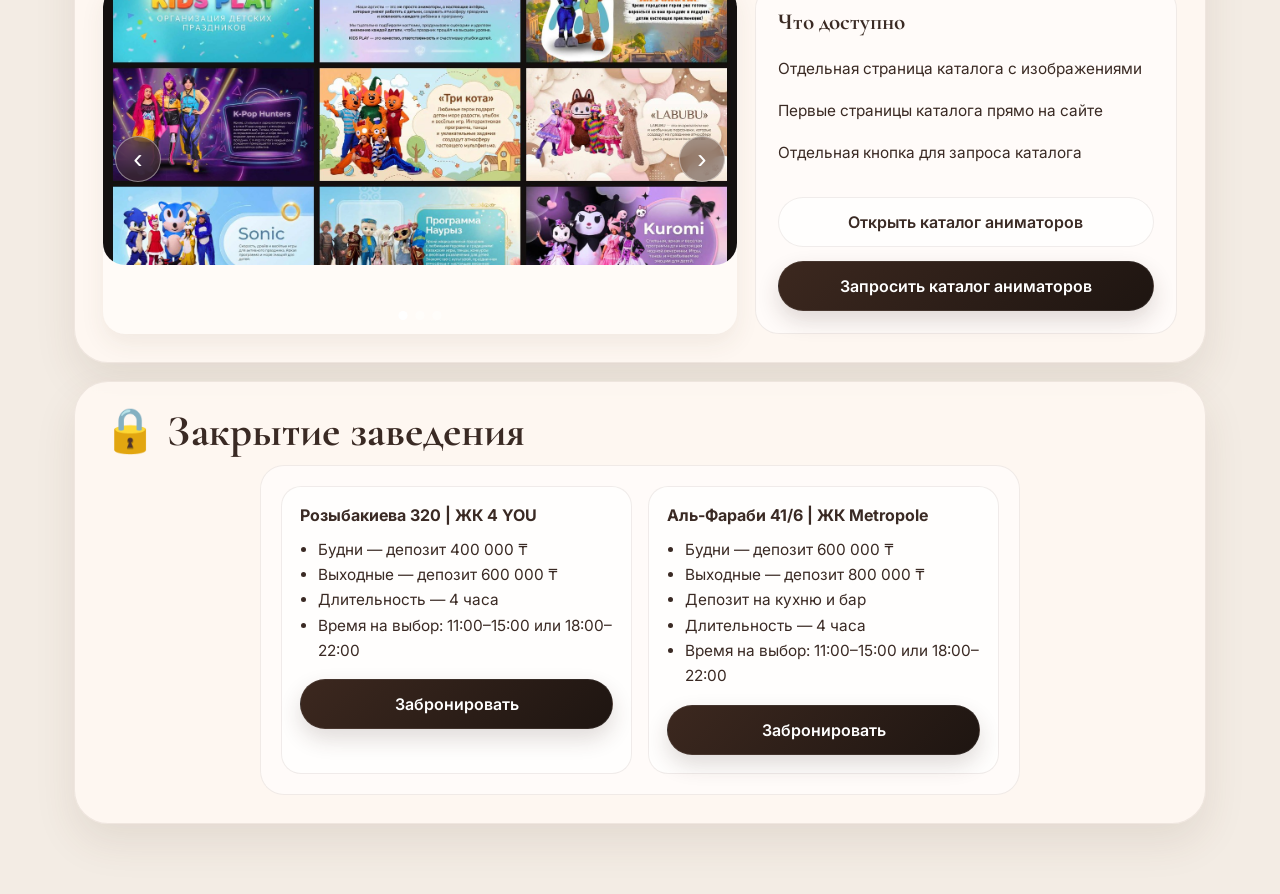
<file: packages.html>
<!DOCTYPE html>

<html lang="ru">
<head>
<meta charset="utf-8"/>
<meta content="width=device-width, initial-scale=1.0" name="viewport"/>
<title>Праздничные пакеты — Little Stars</title>
<meta content="Праздничные пакеты Little Stars: цены, наполнение, удобное онлайн-бронирование и связь через WhatsApp." name="description"/>
<script src="meta-pixel.js"></script>
<link href="/reservation.css" rel="stylesheet"/>
<script defer src="/reservation.js"></script>
<link href="https://fonts.googleapis.com" rel="preconnect"/>
<link crossorigin="" href="https://fonts.gstatic.com" rel="preconnect"/>
<link href="https://fonts.googleapis.com/css2?family=Cormorant+Garamond:wght@500;600;700&amp;family=Inter:wght@400;500;600;700&amp;display=swap" rel="stylesheet"/>
<link href="styles.css" rel="stylesheet"/>
</head>
<body>
<div class="site-bg"></div>
<header class="site-header">
<div class="brand">
<img alt="Little Stars Kids Play Café" class="brand-logo" src="assets/logo-little-stars.png"/>
<div class="brand-text">
<strong>Little Stars</strong>
<span>Праздничные пакеты</span>
</div>
</div>
<nav class="desktop-nav">
<a href="index.html">Главная</a>
<a href="#packages">Пакеты</a>
<a href="#conditions">Условия</a>
<a href="#animators">Аниматоры</a>
<a href="index.html#contacts">Контакты</a>
</nav>
<a class="header-wa" data-branch-message="Здравствуйте! Хочу забронировать праздник в Little Stars" data-branch-select="true" href="#branch-modal">WhatsApp</a>
</header>
<main class="page-shell">
<section class="section-surface compact-hero">
<div class="section-heading no-bottom">
<h1>Праздничные пакеты</h1>
</div>
</section>
<section class="section-surface" id="packages">
<div class="packages-grid clean-home-packages enhanced-packages">
<article class="package-card">
<div class="package-top"><h3 class="package-title package-title-mini">Пакет «Mini JOY»</h3><p class="package-subtitle">Идеально для уютного праздника в кругу близких</p></div>
<ul class="package-includes">
<li>Вход для 5 детей (включая именинника)</li>
<li>Оформление детского стола (стандартно)</li>
<li>Место в общем зале на 4 часа</li>
<li>2 аниматора на 1 час</li>
</ul>
<div class="program-block">
<h4>В программе</h4>
<ul>
<li>Игры, танцы, музыкальное сопровождение</li>
<li>Серебряная дискотека ✨</li>
<li>Твистинг из шаров 🎈</li>
<li>Торжественный вынос вашего торта 🎂</li>
</ul>
</div>
<p class="package-bottom-price">60 000 ₸</p>
<div class="carousel package-carousel" id="mini-joy-carousel">
<div class="carousel-track">
<div class="carousel-slide active"><img alt="Mini JOY фото 1" src="assets/package_mini_1.jpg"/></div>
<div class="carousel-slide"><img alt="Mini JOY фото 2" src="assets/package_mini_2.jpg"/></div>
<div class="carousel-slide"><img alt="Mini JOY фото 3" src="assets/package_mini_3.jpg"/></div>
<div class="carousel-slide"><img alt="Mini JOY фото 4" src="assets/package_mini_4.jpg"/></div>
</div>
<button aria-label="Предыдущее фото" class="carousel-btn prev" type="button">‹</button>
<button aria-label="Следующее фото" class="carousel-btn next" type="button">›</button>
<div class="carousel-dots">
<button aria-label="Фото 1" class="dot active" type="button"></button>
<button aria-label="Фото 2" class="dot" type="button"></button>
<button aria-label="Фото 3" class="dot" type="button"></button>
<button aria-label="Фото 4" class="dot" type="button"></button>
</div>
</div>
<a class="btn btn-primary full" data-booking-cta data-branch-message="Здравствуйте! Хочу забронировать праздник в Little Stars" data-branch-select="true" href="#branch-modal">Забронировать</a>
</article>
<article class="package-card featured">
<div class="package-top featured-top"><h3 class="package-title package-title-party">Пакет «Party POP»</h3><p class="package-subtitle">Самый популярный пакет для яркого праздника</p></div>
<ul class="package-includes">
<li>Вход для 10 детей (включая именинника)</li>
<li>Место в общем зале на 4 часа</li>
<li>Оформление детского стола (стандартное)</li>
<li>Торт 2 кг (стандартное оформление)</li>
<li>2 аниматора на 1,5 часа</li>
<li>Аквагрим (1 час)</li></ul>
<div class="program-block">
<h4>В программе</h4>
<ul>
<li>Музыка, игры, танцы</li>
<li>Серебряная дискотека ✨</li>
<li>Твистинг из шаров 🎈</li>
</ul>
</div>
<p class="package-bottom-price">120 000 ₸</p>
<div class="carousel package-carousel" id="party-pop-carousel">
<div class="carousel-track">
<div class="carousel-slide active"><img alt="Party POP фото 1" src="assets/package_party_1.jpg"/></div>
<div class="carousel-slide"><img alt="Party POP фото 2" src="assets/package_party_2.jpg"/></div>
<div class="carousel-slide"><img alt="Party POP фото 3" src="assets/package_party_3.jpg"/></div>
<div class="carousel-slide"><img alt="Party POP фото 4" src="assets/package_party_4.jpg"/></div>
</div>
<button aria-label="Предыдущее фото" class="carousel-btn prev" type="button">‹</button>
<button aria-label="Следующее фото" class="carousel-btn next" type="button">›</button>
<div class="carousel-dots">
<button aria-label="Фото 1" class="dot active" type="button"></button>
<button aria-label="Фото 2" class="dot" type="button"></button>
<button aria-label="Фото 3" class="dot" type="button"></button>
<button aria-label="Фото 4" class="dot" type="button"></button>
</div>
</div>
<a class="btn btn-primary full" data-booking-cta data-branch-message="Здравствуйте! Хочу забронировать праздник в Little Stars" data-branch-select="true" href="#branch-modal">Забронировать</a>
</article>
<article class="package-card">
<div class="package-top"><h3 class="package-title package-title-big">Пакет «Big WOW»</h3><p class="package-subtitle">Максимум эмоций и вау-эффекта для большого праздника</p></div>
<ul class="package-includes">
<li>Вход до 18 детей (включая именинника)</li>
<li>Место в общем зале на 4 часа</li>
<li>Оформление детского стола (стандартное)</li>
<li>Торт 2 кг (стандартное оформление)</li>
<li>2 аниматора на 2 часа</li>
<li>Ростовая кукла на встречу гостей (30 мин)</li>
<li>Аквагрим (1 час)</li>
<li>Пиньята (наполнение от вас)</li>
</ul>
<div class="program-block">
<h4>В программе</h4>
<ul>
<li>Игры, танцы, музыкальное сопровождение</li>
<li>Серебряная дискотека ✨</li>
<li>Твистинг из шаров для каждого ребёнка 🎈</li>
</ul>
</div>
<p class="package-bottom-price">190 000 ₸</p>
<div class="carousel package-carousel" id="big-wow-carousel">
<div class="carousel-track">
<div class="carousel-slide active"><img alt="Big WOW фото 1" src="assets/package_big_1.jpg"/></div>
<div class="carousel-slide"><img alt="Big WOW фото 2" src="assets/package_big_2.jpg"/></div>
<div class="carousel-slide"><img alt="Big WOW фото 3" src="assets/package_big_3.jpg"/></div>
<div class="carousel-slide"><img alt="Big WOW фото 4" src="assets/package_big_4.jpg"/></div>
</div>
<button aria-label="Предыдущее фото" class="carousel-btn prev" type="button">‹</button>
<button aria-label="Следующее фото" class="carousel-btn next" type="button">›</button>
<div class="carousel-dots">
<button aria-label="Фото 1" class="dot active" type="button"></button>
<button aria-label="Фото 2" class="dot" type="button"></button>
<button aria-label="Фото 3" class="dot" type="button"></button>
<button aria-label="Фото 4" class="dot" type="button"></button>
</div>
</div>
<a class="btn btn-primary full" data-booking-cta data-branch-message="Здравствуйте! Хочу забронировать праздник в Little Stars" data-branch-select="true" href="#branch-modal">Забронировать</a>
</article>
</div>
<div class="package-actions package-actions-stack">
<a class="btn btn-secondary" href="packages.html">Открыть страницу пакетов</a>
<a class="btn btn-primary" href="animator-catalog.html">Смотреть каталог аниматоров</a>
<a class="btn btn-primary" data-booking-cta data-branch-message="Здравствуйте! Хочу запросить каталог аниматоров в Little Stars" data-branch-select="true" href="#branch-modal">Запросить каталог аниматоров</a>
</div>
</section>
<section class="section-surface" id="animators">
<div class="section-heading center no-bottom">
<h2 class="catalog-title">🎭 Каталог аниматоров</h2>
</div>
<div class="animator-grid">
<div class="carousel package-carousel animator-carousel" id="animator-preview-carousel">
<div class="carousel-track">
<div class="carousel-slide active"><img alt="Каталог аниматоров — страница 3" src="assets/catalog_sheet_1.jpg"/></div>
<div class="carousel-slide"><img alt="Каталог аниматоров — страница 4" src="assets/catalog_sheet_2.jpg"/></div>
<div class="carousel-slide"><img alt="Каталог аниматоров — страница 5" src="assets/catalog_sheet_3.jpg"/></div>
</div>
<button aria-label="Предыдущее фото" class="carousel-btn prev" type="button">‹</button>
<button aria-label="Следующее фото" class="carousel-btn next" type="button">›</button>
<div class="carousel-dots">
<button aria-label="Фото 1" class="dot active" type="button"></button>
<button aria-label="Фото 2" class="dot" type="button"></button>
<button aria-label="Фото 3" class="dot" type="button"></button>
</div>
</div>
<div class="animator-card">
<h3>Что доступно</h3>
<ul class="clean-list compact-list">
<li>Отдельная страница каталога с изображениями</li>
<li>Первые страницы каталога прямо на сайте</li>
<li>Отдельная кнопка для запроса каталога</li>
</ul>
<div class="package-actions package-actions-stack left-actions">
<a class="btn btn-secondary full" href="animator-catalog.html">Открыть каталог аниматоров</a>
<a class="btn btn-primary full" data-booking-cta data-branch-message="Здравствуйте! Хочу запросить каталог аниматоров в Little Stars" data-branch-select="true" href="#branch-modal">Запросить каталог аниматоров</a>
</div>
</div>
</div>
</section>
<section class="section-surface" id="conditions">
<div class="section-heading no-bottom">
<h2>🔒 Закрытие заведения</h2>
</div>
<div class="conditions-card"><div class="closure-branches">
<div class="closure-branch">
<h3>Розыбакиева 320 | ЖК 4 YOU</h3>
<ul>
<li>Будни — депозит 400 000 ₸</li>
<li>Выходные — депозит 600 000 ₸</li>
<li>Длительность — 4 часа</li>
<li>Время на выбор: 11:00–15:00 или 18:00–22:00</li>
</ul>
<div class="closure-branch-actions"><a class="btn btn-primary full branch-direct-btn" data-booking-cta href="https://wa.me/77074072551?text=%D0%97%D0%B4%D1%80%D0%B0%D0%B2%D1%81%D1%82%D0%B2%D1%83%D0%B9%D1%82%D0%B5%21%20%D0%A5%D0%BE%D1%87%D1%83%20%D0%B7%D0%B0%D0%B1%D1%80%D0%BE%D0%BD%D0%B8%D1%80%D0%BE%D0%B2%D0%B0%D1%82%D1%8C%20%D0%BF%D0%BE%D0%BB%D0%BD%D0%BE%D0%B5%20%D0%B7%D0%B0%D0%BA%D1%80%D1%8B%D1%82%D0%B8%D0%B5%20%D0%B7%D0%B0%D0%B2%D0%B5%D0%B4%D0%B5%D0%BD%D0%B8%D1%8F%20%D0%B2%20Little%20Stars.%20%D0%A4%D0%B8%D0%BB%D0%B8%D0%B0%D0%BB%3A%20%D0%A0%D0%BE%D0%B7%D1%8B%D0%B1%D0%B0%D0%BA%D0%B8%D0%B5%D0%B2%D0%B0%20320%20%7C%20%D0%96%D0%9A%204%20YOU" rel="noopener" target="_blank">Забронировать</a></div></div>
<div class="closure-branch">
<h3>Аль-Фараби 41/6 | ЖК Metropole</h3>
<ul>
<li>Будни — депозит 600 000 ₸</li>
<li>Выходные — депозит 800 000 ₸</li>
<li>Депозит на кухню и бар</li>
<li>Длительность — 4 часа</li>
<li>Время на выбор: 11:00–15:00 или 18:00–22:00</li>
</ul>
<div class="closure-branch-actions"><a class="btn btn-primary full branch-direct-btn" data-booking-cta href="https://wa.me/77073072551?text=%D0%97%D0%B4%D1%80%D0%B0%D0%B2%D1%81%D1%82%D0%B2%D1%83%D0%B9%D1%82%D0%B5%21%20%D0%A5%D0%BE%D1%87%D1%83%20%D0%B7%D0%B0%D0%B1%D1%80%D0%BE%D0%BD%D0%B8%D1%80%D0%BE%D0%B2%D0%B0%D1%82%D1%8C%20%D0%BF%D0%BE%D0%BB%D0%BD%D0%BE%D0%B5%20%D0%B7%D0%B0%D0%BA%D1%80%D1%8B%D1%82%D0%B8%D0%B5%20%D0%B7%D0%B0%D0%B2%D0%B5%D0%B4%D0%B5%D0%BD%D0%B8%D1%8F%20%D0%B2%20Little%20Stars.%20%D0%A4%D0%B8%D0%BB%D0%B8%D0%B0%D0%BB%3A%20%D0%90%D0%BB%D1%8C-%D0%A4%D0%B0%D1%80%D0%B0%D0%B1%D0%B8%2041/6%20%7C%20%D0%96%D0%9A%20Metropole" rel="noopener" target="_blank">Забронировать</a></div></div>
</div></div>
</section>
</main>
<a aria-label="WhatsApp" class="floating-wa" data-branch-message="Здравствуйте! Хочу забронировать праздник в Little Stars" data-branch-select="true" href="#branch-modal">WhatsApp</a>
<script>
    (function () {
      document.querySelectorAll('.carousel').forEach((carousel) => {
        const track = carousel.querySelector('.carousel-track');
        const slides = Array.from(carousel.querySelectorAll('.carousel-slide'));
        const dots = Array.from(carousel.querySelectorAll('.dot'));
        const prev = carousel.querySelector('.prev');
        const next = carousel.querySelector('.next');
        if (!track || slides.length === 0) return;

        let current = 0;
        let timer = null;
        let startX = 0;

        function show(index) {
          current = (index + slides.length) % slides.length;
          track.style.transform = `translateX(-${current * 100}%)`;
          dots.forEach((dot, i) => dot.classList.toggle('active', i === current));
        }

        function restart() {
          if (timer) clearInterval(timer);
          timer = setInterval(() => show(current + 1), 4500);
        }

        prev && prev.addEventListener('click', (e) => {
          e.preventDefault();
          show(current - 1);
          restart();
        });

        next && next.addEventListener('click', (e) => {
          e.preventDefault();
          show(current + 1);
          restart();
        });

        dots.forEach((dot, i) => {
          dot.addEventListener('click', (e) => {
            e.preventDefault();
            show(i);
            restart();
          });
        });

        track.addEventListener('touchstart', (e) => {
          startX = e.touches[0].clientX;
        }, { passive: true });

        track.addEventListener('touchend', (e) => {
          const endX = e.changedTouches[0].clientX;
          const diff = endX - startX;
          if (Math.abs(diff) > 40) {
            if (diff < 0) show(current + 1);
            else show(current - 1);
            restart();
          }
        }, { passive: true });

        show(0);
        restart();
      });
    })();
  </script>
<div aria-hidden="true" class="branch-modal" id="branch-modal">
<div class="branch-modal-backdrop" data-branch-close="true"></div>
<div aria-labelledby="branch-modal-title" aria-modal="true" class="branch-modal-card" role="dialog">
<button aria-label="Закрыть" class="branch-modal-close" data-branch-close="true" type="button">×</button>
<p class="eyebrow">Бронирование</p>
<h2 id="branch-modal-title">Выберите филиал</h2>
<p class="branch-modal-text">После выбора откроется WhatsApp нужного филиала.</p>
<div class="branch-choice-list">
<a class="branch-choice" data-branch-link="rozy" href="https://wa.me/77074072551" rel="noopener" target="_blank">
<strong>Розыбакиева</strong>
<span>Розыбакиева 320 | ЖК 4 YOU</span>
</a>
<a class="branch-choice" data-branch-link="alfarabi" href="https://wa.me/77073072551" rel="noopener" target="_blank">
<strong>Аль-Фараби</strong>
<span>Аль-Фараби 41/6 | ЖК Metropole</span>
</a>
</div>
</div>
</div>
<script>
  (function () {
    const modal = document.getElementById('branch-modal');
    if (!modal) return;

    const branchLinks = {
      rozy: modal.querySelector('[data-branch-link="rozy"]'),
      alfarabi: modal.querySelector('[data-branch-link="alfarabi"]')
    };

    const branches = {
      rozy: {
        phone: '77074072551',
        name: 'Розыбакиева 320 | ЖК 4 YOU'
      },
      alfarabi: {
        phone: '77073072551',
        name: 'Аль-Фараби 41/6 | ЖК Metropole'
      }
    };

    function waLink(phone, message) {
      return 'https://wa.me/' + phone + '?text=' + encodeURIComponent(message);
    }

    function openBranchModal(message) {
      Object.keys(branches).forEach((key) => {
        const branch = branches[key];
        const link = branchLinks[key];
        if (!link) return;
        link.href = waLink(branch.phone, message + '\nФилиал: ' + branch.name);
      });
      modal.classList.add('is-open');
      modal.setAttribute('aria-hidden', 'false');
      document.body.classList.add('modal-open');
    }

    function closeBranchModal() {
      modal.classList.remove('is-open');
      modal.setAttribute('aria-hidden', 'true');
      document.body.classList.remove('modal-open');
    }

    document.querySelectorAll('[data-branch-select]').forEach((button) => {
      button.addEventListener('click', (event) => {
        event.preventDefault();
        openBranchModal(button.dataset.branchMessage || 'Здравствуйте! Хочу забронировать в Little Stars');
      });
    });

    modal.querySelectorAll('[data-branch-close]').forEach((button) => {
      button.addEventListener('click', closeBranchModal);
    });

    document.addEventListener('keydown', (event) => {
      if (event.key === 'Escape') closeBranchModal();
    });
  })();
</script>
</body>
</html>
</file>
<file: reservation.css>
.reservation-modal {
  position: fixed;
  inset: 0;
  z-index: 10000;
  display: none;
  align-items: center;
  justify-content: center;
  padding: 20px;
}

.reservation-modal.is-open {
  display: flex;
}

.reservation-modal-backdrop {
  position: absolute;
  inset: 0;
  background: rgba(28, 18, 14, 0.48);
  backdrop-filter: blur(8px);
}

.reservation-modal-card {
  position: relative;
  width: min(500px, 100%);
  max-height: calc(100dvh - 40px);
  overflow-y: auto;
  background: rgba(255, 250, 243, 0.99);
  border: 1px solid var(--line);
  border-radius: 28px;
  box-shadow: 0 24px 80px rgba(54, 38, 30, 0.3);
  padding: 30px;
}

.reservation-modal-card h2 {
  margin: 4px 0 8px;
  font-size: 2.15rem;
  line-height: 1;
}

.reservation-modal-intro {
  margin: 0 0 22px;
  color: var(--muted);
}

.reservation-modal-close {
  position: absolute;
  top: 12px;
  right: 14px;
  width: 36px;
  height: 36px;
  border: 0;
  border-radius: 999px;
  background: rgba(58, 35, 27, 0.08);
  color: var(--text);
  font-size: 1.55rem;
  line-height: 1;
  cursor: pointer;
}

.reservation-modal-close:disabled {
  cursor: wait;
  opacity: 0.55;
}

.reservation-form {
  display: grid;
  gap: 16px;
}

.reservation-field {
  display: grid;
  gap: 7px;
}

.reservation-field label {
  font-size: 0.9rem;
  font-weight: 700;
}

.reservation-field input {
  width: 100%;
  min-height: 50px;
  border: 1px solid rgba(108, 84, 72, 0.2);
  border-radius: 15px;
  background: rgba(255, 255, 255, 0.82);
  color: var(--text);
  padding: 12px 14px;
  font: inherit;
  outline: none;
  transition: border-color 0.18s ease, box-shadow 0.18s ease, background 0.18s ease;
}

.reservation-field input:focus {
  border-color: rgba(143, 102, 83, 0.72);
  background: #fff;
  box-shadow: 0 0 0 4px rgba(143, 102, 83, 0.1);
}

.reservation-field input[aria-invalid="true"] {
  border-color: #a3443b;
}

.reservation-field-error {
  min-height: 17px;
  margin: 0;
  color: #943d35;
  font-size: 0.79rem;
  line-height: 1.35;
}

.reservation-submit {
  width: 100%;
  min-height: 52px;
  margin-top: 2px;
  border: 0;
  cursor: pointer;
}

.reservation-submit:disabled {
  cursor: wait;
  opacity: 0.72;
  transform: none;
}

.reservation-spinner {
  display: none;
  width: 18px;
  height: 18px;
  border: 2px solid rgba(255, 255, 255, 0.38);
  border-top-color: #fff;
  border-radius: 50%;
  animation: reservation-spin 0.72s linear infinite;
}

.reservation-submit.is-loading .reservation-spinner {
  display: inline-block;
}

.reservation-form-status {
  min-height: 20px;
  margin: 0;
  color: #943d35;
  font-size: 0.88rem;
  line-height: 1.45;
  text-align: center;
}

.reservation-success {
  padding: 30px 4px 22px;
  text-align: center;
}

.reservation-success[hidden],
.reservation-form[hidden] {
  display: none;
}

.reservation-success-mark {
  display: grid;
  place-items: center;
  width: 64px;
  height: 64px;
  margin: 0 auto 18px;
  border-radius: 50%;
  background: rgba(143, 102, 83, 0.12);
  color: #6d4735;
  font-size: 1.75rem;
  font-weight: 700;
}

.reservation-success h2 {
  margin-bottom: 10px;
}

.reservation-success p {
  max-width: 34ch;
  margin: 0 auto;
  color: var(--muted);
}

.reservation-honeypot {
  position: absolute !important;
  width: 1px !important;
  height: 1px !important;
  overflow: hidden !important;
  clip: rect(0, 0, 0, 0) !important;
  white-space: nowrap !important;
}

@keyframes reservation-spin {
  to {
    transform: rotate(360deg);
  }
}

@media (max-width: 768px) {
  .reservation-modal {
    align-items: flex-end;
    padding: 12px;
  }

  .reservation-modal-card {
    max-height: calc(100dvh - 24px);
    border-radius: 24px;
    padding: 26px 18px 20px;
  }

  .reservation-modal-card h2 {
    font-size: 1.8rem;
  }
}

@media (prefers-reduced-motion: reduce) {
  .reservation-spinner {
    animation-duration: 1.4s;
  }
}
</file>
<file: styles.css>
:root{
  --bg:#f3ece4;
  --panel:rgba(255,250,245,.92);
  --panel-soft:rgba(255,255,255,.58);
  --line:rgba(108,84,72,.10);
  --text:#3a2a24;
  --muted:#7a6358;
  --accent:#8f6653;
  --accent-2:#d8b79f;
  --shadow:0 18px 42px rgba(89,58,42,.10);
}
*{box-sizing:border-box}
html{scroll-behavior:smooth}
body{
  margin:0;
  color:var(--text);
  background:#f3ece4;
  font-family:"Inter",system-ui,sans-serif;
}
body::before{
  content:"";
  position:fixed;
  inset:0;
  background:
    radial-gradient(circle at 20% 10%, rgba(214,182,151,.18), transparent 24%),
    radial-gradient(circle at 80% 14%, rgba(214,182,151,.12), transparent 20%),
    radial-gradient(circle at 88% 74%, rgba(214,182,151,.14), transparent 22%),
    linear-gradient(180deg, #f4ede4 0%, #eee1d5 100%);
  z-index:-2;
}
.site-bg{display:none}
img{max-width:100%}
a{text-decoration:none;color:inherit}
h1,h2,h3,h4{font-family:"Cormorant Garamond", serif; margin:0 0 12px}
h1{font-size:clamp(2.7rem,5.3vw,4.7rem); line-height:0.98}
h2{font-size:clamp(2rem,3.4vw,3rem); line-height:1}
h3{font-size:clamp(1.35rem,1.8vw,1.85rem)}
p,li{font-size:.96rem; line-height:1.65}
.page-shell{max-width:1160px;margin:0 auto;padding:20px 14px 70px}
.site-header{
  max-width:1160px; margin:16px auto 0; padding:18px 24px;
  display:flex; align-items:center; justify-content:space-between; gap:20px;
  background:rgba(255,249,243,.88); border:1px solid var(--line); border-radius:999px; box-shadow:var(--shadow);
  backdrop-filter: blur(10px);
}
.brand{display:flex; align-items:center; gap:12px}
.brand-logo{width:58px; height:46px; border-radius:14px; object-fit:contain}
.brand-text{display:flex; flex-direction:column; line-height:1.1}
.brand-text strong{font-size:1.05rem}
.brand-text span{font-size:.92rem; color:var(--muted)}
.desktop-nav{display:flex; gap:28px; color:var(--muted)}
.desktop-nav a:hover{color:var(--text)}
.header-wa,.btn{
  display:inline-flex; align-items:center; justify-content:center; gap:8px;
  border-radius:999px; padding:14px 24px; font-weight:600; transition:.22s ease;
}
.header-wa,.btn-primary{
  background:linear-gradient(135deg, #3c281f, #1e1511);
  color:#fff; border:1px solid rgba(255,255,255,.08);
  box-shadow:0 10px 22px rgba(60,40,31,.16);
}
.header-wa:hover,.btn-primary:hover{transform:translateY(-1px)}
.btn-secondary{
  background:rgba(255,255,255,.72); border:1px solid var(--line); color:var(--text);
}
.btn.full{width:100%}
.section-surface{
  background:rgba(255,249,243,.88);
  border:1px solid var(--line);
  border-radius:34px;
  padding:28px;
  box-shadow:var(--shadow);
  margin-top:18px;
  backdrop-filter: blur(10px);
  transition: transform .24s ease, box-shadow .24s ease, border-color .24s ease, background .24s ease;
}
.hero-grid{
  display:grid;
  grid-template-columns:1fr 1fr;
  gap:28px;
  align-items:center;
}
.hero-copy .eyebrow,.section-heading .eyebrow{
  letter-spacing:.18em; text-transform:uppercase; color:var(--muted); font-size:.82rem; font-weight:700;
  margin-bottom:10px;
}
.hero-text,.section-heading p{color:var(--muted)}
.section-heading{margin-bottom:20px}
.no-bottom{margin-bottom:0}
.left-align{text-align:left}
.center{text-align:center}
.narrow{max-width:720px; margin-inline:auto}

.carousel{
  position:relative;
  width:100%;
  max-width:520px;
  margin:0 auto;
  overflow:hidden;
  border-radius:28px;
  background:rgba(255,255,255,.42);
}
.carousel-track{
  display:flex;
  width:100%;
  transition:transform .4s ease;
}
.carousel-slide{
  min-width:100%;
  flex:0 0 100%;
}
.carousel-slide img{
  width:100%;
  height:520px;
  display:block;
  object-fit:cover;
  object-position:center center;
  border-radius:28px;
}
.media-carousel.compact .carousel-slide img{height:480px; object-position:center center}
.carousel-btn{
  position:absolute; top:50%; transform:translateY(-50%);
  width:46px; height:46px; border-radius:50%;
  border:1px solid rgba(255,255,255,.42);
  background:rgba(73,54,46,.48); color:#fff; font-size:28px; line-height:1;
  display:flex; align-items:center; justify-content:center; cursor:pointer; z-index:30;
  backdrop-filter: blur(8px);
  transition: transform .18s ease, background .18s ease, box-shadow .18s ease;
}
.carousel-btn.prev{left:12px}
.carousel-btn.next{right:12px}
.carousel-dots{
  position:absolute; left:50%; bottom:14px; transform:translateX(-50%);
  display:flex; gap:8px; z-index:5;
}
.dot{
  width:9px; height:9px; border-radius:50%; border:none; padding:0; cursor:pointer;
  background:rgba(255,255,255,.4)
}
.dot.active{background:#fff}
.clean-list{list-style:none; padding:0; margin:18px 0 24px}
.clean-list li{padding:10px 0; border-bottom:1px solid rgba(255,255,255,.06)}

.action-grid{
  display:grid; grid-template-columns:repeat(4,1fr); gap:16px;
}
.action-card{
  background:rgba(255,255,255,.58);
  border:1px solid var(--line);
  border-radius:26px;
  padding:22px;
  text-align:center;
  transition: transform .22s ease, box-shadow .22s ease, border-color .22s ease, background .22s ease;
}
.action-card h3{font-size:clamp(1.35rem,1.8vw,1.85rem)}

.visit-card{
  max-width:760px; margin:0 auto;
  background:rgba(255,255,255,.66);
  border:1px solid var(--line);
  border-radius:28px; padding:18px;
  box-shadow:0 10px 24px rgba(89,58,42,.06);
}
.price-item{
  display:flex; justify-content:space-between; gap:12px; align-items:center;
  padding:16px 4px; border-bottom:1px solid rgba(255,255,255,.06);
}
.price-item strong{font-size:1.2rem}
.visit-note{color:var(--muted); margin:18px 4px 20px}

.packages-grid{
  display:grid; grid-template-columns:repeat(3,1fr); gap:18px;
}
.package-card{
  background:rgba(255,255,255,.58);
  border:1px solid var(--line);
  border-radius:28px;
  padding:22px;
  display:flex; flex-direction:column; gap:16px;
  transition: transform .22s ease, box-shadow .22s ease, border-color .22s ease, background .22s ease;
}
.package-card.featured{background:linear-gradient(180deg, rgba(216,183,159,.28), rgba(255,255,255,.62))}
.package-top h3{font-size:clamp(1.35rem,1.8vw,1.85rem)}
.package-includes{padding-left:18px; margin:0}
.program-block{
  background:rgba(216,183,159,.20);
  border-radius:20px;
  padding:16px;
}
.program-block h4{margin:0 0 8px; font-family:"Inter",system-ui,sans-serif; font-size:1rem}
.program-block ul{margin:0; padding-left:18px}
.package-bottom-price{
  margin:0;
  font-size:1.65rem;
  font-weight:700;
  color:#efd4bf;
}

.package-actions{
  display:flex; gap:14px; justify-content:center; flex-wrap:wrap; margin-top:18px;
}
.contact-box{
  display:grid; grid-template-columns:repeat(3,1fr); gap:16px;
}
.contact-box > div{
  background:rgba(255,255,255,.58);
  border:1px solid var(--line);
  border-radius:22px;
  padding:18px;
}
.contact-box strong{display:block; margin-bottom:8px}
.contact-box p{margin:0; color:var(--muted)}
.conditions-card{
  max-width:760px; margin:0 auto; background:rgba(255,255,255,.58);
  border:1px solid var(--line); border-radius:24px; padding:20px;
}
.conditions-card ul{margin:0; padding-left:18px}
.floating-wa{
  position:fixed; right:18px; bottom:18px; z-index:20;
  width:72px; height:72px; border-radius:50%;
  background:#26d366; color:#fff; display:flex; align-items:center; justify-content:center;
  font-weight:700; box-shadow:0 14px 34px rgba(0,0,0,.25);
}

@media (max-width: 980px){
  .desktop-nav{display:none}
  .site-header{padding:16px 18px; border-radius:26px}
  .hero-grid, .packages-grid, .contact-box{grid-template-columns:1fr}
  .carousel{max-width:100%}
  .carousel-slide img{height:420px}
  .media-carousel.compact .carousel-slide img{height:420px}
}
@media (max-width: 768px){
  .page-shell{padding:14px 10px 90px}
  .section-surface{padding:18px; border-radius:24px}
  h1{font-size:clamp(2.7rem,5.3vw,4.7rem); line-height:0.98}
  h2{font-size:clamp(2rem,3.4vw,3rem); line-height:1}
  .action-grid{grid-template-columns:1fr 1fr}
  .carousel-slide img,
  .media-carousel.compact .carousel-slide img{height:320px}
  .floating-wa{width:66px; height:66px; right:14px; bottom:14px}
}

.section-surface:hover{
  transform: translateY(-2px);
  box-shadow: 0 22px 44px rgba(89,58,42,.12);
}
.action-card:hover,
.package-card:hover{
  transform: translateY(-3px);
  box-shadow: 0 16px 30px rgba(89,58,42,.10);
  border-color: rgba(108,84,72,.16);
}
.header-wa:hover,.btn:hover{
  transform: translateY(-1px);
}
.carousel-slide img{
  transition: transform .35s ease;
}
.carousel:hover .carousel-slide.active img{
  transform: scale(1.012);
}

@media (max-width: 900px){
  body::before{
    background:
      radial-gradient(circle at 20% 10%, rgba(214,182,151,.12), transparent 26%),
      radial-gradient(circle at 85% 20%, rgba(214,182,151,.10), transparent 22%),
      linear-gradient(180deg, #f7f1ea 0%, #efe4d8 100%);
  }
  body{
    background:#f6efe8;
    color:#3c2c25;
  }
  .site-header{
    background:rgba(255,251,247,.92);
    border-color:rgba(108,84,72,.08);
    box-shadow:0 10px 22px rgba(89,58,42,.08);
  }
  .section-surface{
    background:rgba(255,251,247,.92);
    border-color:rgba(108,84,72,.08);
    box-shadow:0 14px 26px rgba(89,58,42,.08);
  }
  .action-card,
  .package-card,
  .visit-card,
  .contact-box > div,
  .conditions-card{
    background:rgba(255,255,255,.76);
  }
  .carousel{
    background:rgba(255,255,255,.62);
  }
  .carousel-slide img,
  .media-carousel.compact .carousel-slide img{
    height:300px !important;
    object-position:center center !important;
  }
}
@media (max-width: 768px){
  h1{font-size:clamp(2.35rem,10vw,3.8rem)}
  h2{font-size:clamp(1.85rem,8vw,2.6rem)}
  h3{font-size:clamp(1.2rem,5vw,1.6rem)}
  p,li{font-size:.92rem; line-height:1.6}
  .page-shell{padding:12px 10px 86px}
  .section-surface{padding:16px; border-radius:24px}
  .carousel-slide img{height:285px !important}
  .action-card{
    background:rgba(255,255,255,.78);
    padding:18px 14px;
  }
  .floating-wa{
    width:64px;
    height:64px;
    right:12px;
    bottom:12px;
  }
}

/* Requested client final tweaks */
.centered-copy,
.centered-copy .eyebrow,
.centered-copy .hero-text,
.centered-copy h2{
  text-align:center !important;
}
.centered-copy h1{
  max-width:11.5ch;
  margin-left:auto;
  margin-right:auto;
}
.why-grid .section-heading{
  margin-inline:auto;
}
.why-grid h2{
  font-size:clamp(1.8rem,3vw,2.6rem);
  white-space:nowrap;
}
.centered-block .section-heading{
  text-align:center;
}
.single-line-title{
  white-space:nowrap;
  margin-left:auto;
  margin-right:auto;
}
.clean-action-grid{
  align-items:stretch;
}
.clean-action-grid .action-card{
  display:flex;
  align-items:center;
  justify-content:center;
}
.clean-action-grid .action-card h3{
  text-align:center;
  width:100%;
  margin:0;
}
.featured-top h3{
  font-size:clamp(1.55rem,2.2vw,2.1rem);
}
.package-subtitle{
  margin:4px 0 0;
  font-size:.95rem;
  line-height:1.45;
  color:var(--muted);
  text-align:left;
}
#center-carousel .carousel-slide img{
  object-position:center center !important;
}
@media (max-width: 900px){
  .single-line-title{
    font-size:clamp(1.5rem,5.2vw,2rem) !important;
  }
  .why-grid h2{
    font-size:clamp(1.65rem,5.6vw,2.05rem) !important;
    white-space:nowrap;
  }
  .centered-copy h1{
    max-width:12.5ch;
  }
  .clean-action-grid .action-card h3{
    font-size:1.05rem;
  }
}
@media (max-width: 768px){
  .single-line-title{
    font-size:1.45rem !important;
  }
  .why-grid h2{
    font-size:1.52rem !important;
  }
  .package-subtitle{
    font-size:.9rem;
  }
  .clean-action-grid{
    grid-template-columns:1fr 1fr;
  }
  .clean-action-grid .action-card{
    min-height:88px;
  }
}

/* restore selected photos centering */
#hero-carousel .carousel-slide img,
#center-carousel .carousel-slide img{
  object-position:center center !important;
}

/* Lower photo focus to avoid too much ceiling */
#hero-carousel .carousel-slide img{
  object-position:center 78% !important;
}
#center-carousel .carousel-slide img{
  object-position:center 72% !important;
}
@media (max-width: 768px){
  #hero-carousel .carousel-slide img{
    object-position:center 82% !important;
  }
  #center-carousel .carousel-slide img{
    object-position:center 76% !important;
  }
}

/* Final requested client tweaks */
.centered-copy h1{
  max-width: 18ch !important;
  text-wrap: balance;
}
.why-grid .clean-list{
  margin: 12px 0 22px;
}
.why-grid .clean-list li{
  padding: 7px 0 !important;
  line-height: 1.35 !important;
}
.clean-action-grid{
  grid-template-columns: 1fr !important;
  max-width: 520px;
  margin: 0 auto;
}
.clean-action-grid .action-card{
  min-height: 74px;
  background: linear-gradient(180deg, rgba(190,157,136,.22), rgba(255,249,243,.92)) !important;
}
.closure-section .conditions-card,
.warm-card,
.package-card,
.action-card{
  border-color: rgba(122,85,65,.13) !important;
}
.package-card{
  background: linear-gradient(180deg, rgba(188,151,128,.18), rgba(255,251,247,.95)) !important;
}
.program-block{
  background: rgba(185, 150, 127, .16) !important;
}
.package-subtitle{
  margin: 6px 0 2px;
  color: var(--muted);
  font-size: .96rem;
  line-height: 1.35;
}
.featured-top h3{
  font-size: clamp(1.7rem, 2.6vw, 2.25rem) !important;
}
.featured-top .package-subtitle{
  font-size: 1rem;
  color: #7e5b4a;
}
.why-title, .visit-title{
  white-space: nowrap;
}
.closure-section .section-heading p{
  margin-top: 6px;
}
@media (max-width: 900px){
  .centered-copy h1{
    max-width: 16ch !important;
  }
}
@media (max-width: 768px){
  .centered-copy h1{
    max-width: 13ch !important;
    font-size: clamp(2.05rem, 8.4vw, 3rem) !important;
    line-height: 1.03 !important;
  }
  .hero-copy .hero-text{
    max-width: 22ch;
    margin-left: auto;
    margin-right: auto;
  }
  .why-title{
    font-size: 1.34rem !important;
    white-space: nowrap;
  }
  .visit-title{
    font-size: 1.28rem !important;
    white-space: nowrap;
  }
  .clean-action-grid{
    max-width: none;
  }
  .clean-action-grid .action-card{
    min-height: 66px;
    padding: 14px 16px !important;
  }
  .clean-action-grid .action-card h3{
    font-size: 1.06rem !important;
  }
  .package-subtitle{
    font-size: .9rem;
    line-height: 1.3;
  }
  .why-grid .clean-list li{
    padding: 5px 0 !important;
    line-height: 1.28 !important;
  }
}

/* Final tightening requested */
.why-grid h2,
.why-title{
  font-size: clamp(2rem, 3.2vw, 3rem) !important;
}
.why-grid .clean-list{
  margin: 10px 0 18px !important;
}
.why-grid .clean-list li{
  padding: 4px 0 !important;
  line-height: 1.18 !important;
}
.why-grid .section-heading{
  gap: 0 !important;
}
.why-grid .btn{
  margin-top: 10px !important;
}
@media (max-width: 768px){
  .why-grid h2,
  .why-title{
    font-size: 1.62rem !important;
  }
  .why-grid .clean-list li{
    padding: 3px 0 !important;
    line-height: 1.12 !important;
  }
}

/* Mobile buttons darker + warmer brown */
@media (max-width: 768px){
  .quick-links .quick-link{
    background: linear-gradient(180deg, #d8cfc6, #cbbfb4) !important;
    color: #2a1e17 !important;
    border: 1px solid rgba(120, 80, 50, 0.15) !important;
  }
  .quick-links .quick-link:hover{
    background: linear-gradient(180deg, #cbbfb4, #b8a99c) !important;
  }
}

/* Slightly warmer overall tone */
:root{
  --surface: #f6f1eb !important;
  --surface-2: #efe6dc !important;
  --text-main: #3a2a1f !important;
}

.hero h1{
  max-width: 600px;
  font-size: clamp(1.9rem, 4.5vw, 2.6rem) !important;
  line-height: 1.15 !important;
}
@media (max-width: 768px){
  .hero h1{
    max-width: 320px;
    font-size: 1.7rem !important;
    line-height: 1.15 !important;
  }
}

.quick-links .quick-link{
  background: linear-gradient(180deg, #4a2f22, #2d1b12) !important;
  color: #fff !important;
  border: none !important;
}
.quick-links .quick-link:hover{
  background: linear-gradient(180deg, #5a3a2b, #3a2419) !important;
}

:root{
  --surface: #eee5dc !important;
  --surface-2: #e3d6c8 !important;
}

/* V6 force-fix hero and quick access buttons */
.hero h1,
.hero-copy h1,
.centered-copy h1{
  max-width: 24ch !important;
  width: 100%;
  margin-left: auto !important;
  margin-right: auto !important;
}
@media (max-width: 768px){
  .hero h1,
  .hero-copy h1,
  .centered-copy h1{
    max-width: 15ch !important;
    font-size: 2.15rem !important;
    line-height: 1.08 !important;
    letter-spacing: -0.01em !important;
    text-wrap: balance;
  }
  .hero-copy,
  .centered-copy{
    max-width: 100% !important;
  }
}

/* Quick access cards exactly dark */
.clean-action-grid .action-card,
.action-grid .action-card,
.quick-links .quick-link,
.quick-links a{
  background: linear-gradient(180deg, #4a2f22, #2d1b12) !important;
  color: #ffffff !important;
  border: none !important;
  box-shadow: 0 12px 24px rgba(60,40,31,.18) !important;
}
.clean-action-grid .action-card h3,
.action-grid .action-card h3,
.quick-links .quick-link,
.quick-links a{
  color: #ffffff !important;
}
.clean-action-grid .action-card:hover,
.action-grid .action-card:hover{
  background: linear-gradient(180deg, #5b3a2a, #38231a) !important;
}

/* Ensure quick links spacing still good on mobile */
@media (max-width: 768px){
  .clean-action-grid .action-card,
  .action-grid .action-card{
    min-height: 64px !important;
    border-radius: 999px !important;
    padding: 16px 18px !important;
  }
  .clean-action-grid .action-card h3,
  .action-grid .action-card h3{
    font-size: 1.05rem !important;
    line-height: 1.2 !important;
  }
}

/* V8 HARD FIX hero EXACT 3 lines mobile */
@media (max-width: 768px){
  .hero h1,
  .hero-copy h1,
  .centered-copy h1{
    max-width: 22ch !important; /* ключ — шире */
    font-size: 1.95rem !important;
    line-height: 1.08 !important;
    letter-spacing: -0.01em;
  }
}

/* lighten quick access buttons to fit design better */
.clean-action-grid .action-card,
.action-grid .action-card,
.quick-links .quick-link,
.quick-links a{
  background: linear-gradient(180deg, #e6ddd4, #d8cdc1) !important;
  color: #4a3428 !important;
  border: 1px solid rgba(118, 88, 68, 0.10) !important;
  box-shadow: 0 10px 20px rgba(118, 88, 68, 0.08) !important;
}
.clean-action-grid .action-card h3,
.action-grid .action-card h3,
.quick-links .quick-link,
.quick-links a{
  color: #4a3428 !important;
}
.clean-action-grid .action-card:hover,
.action-grid .action-card:hover{
  background: linear-gradient(180deg, #ddd2c6, #cfc1b4) !important;
}

.package-title{font-family:"Inter",system-ui,sans-serif; font-weight:700; line-height:1.15; letter-spacing:.01em}
.package-title-mini,.package-title-big{font-size:1.55rem}
.package-title-party{font-size:1.9rem}
.package-subtitle{margin:0; color:var(--muted)}
.package-bottom-price{color:#8d5d3f; letter-spacing:.01em}
.enhanced-packages .package-card{gap:18px}
.package-carousel{max-width:100%; border-radius:22px; box-shadow:0 10px 24px rgba(89,58,42,.08)}
.package-carousel .carousel-slide img{height:280px; border-radius:22px; object-position:center}
.package-actions-stack{margin-top:22px}
.animator-grid{display:grid; grid-template-columns:1.2fr .8fr; gap:18px; align-items:stretch; margin-top:18px}
.animator-card{background:rgba(255,255,255,.58); border:1px solid var(--line); border-radius:24px; padding:22px}
.compact-list{margin:8px 0 18px}
.compact-list li{padding:8px 0}
.left-actions{justify-content:flex-start}
.clean-action-grid{grid-template-columns:repeat(5,1fr)}
@media (max-width: 980px){
  .animator-grid{grid-template-columns:1fr}
  .clean-action-grid{grid-template-columns:repeat(2,1fr)}
}
@media (max-width: 768px){
  .package-title-mini,.package-title-big{font-size:1.42rem}
  .package-title-party{font-size:1.7rem}
  .package-carousel .carousel-slide img{height:240px}
}

.catalog-page-grid{display:grid;grid-template-columns:repeat(3,minmax(0,1fr));gap:18px}.catalog-page-card{display:flex;flex-direction:column;gap:10px;padding:12px;border-radius:20px;background:rgba(255,255,255,.58);border:1px solid var(--line);text-decoration:none;color:var(--text);box-shadow:var(--shadow-soft)}.catalog-page-card img{width:100%;height:auto;border-radius:14px;display:block}.catalog-page-card span{text-align:center;font-weight:600}.catalog-page-card:hover{transform:translateY(-3px);transition:.2s ease}.animator-carousel img{object-fit:cover}@media (max-width:980px){.catalog-page-grid{grid-template-columns:repeat(2,minmax(0,1fr));}}@media (max-width:640px){.catalog-page-grid{grid-template-columns:1fr;}}

.catalog-title{
  line-height:.88;
  margin-bottom:8px;
}
.catalog-page-title{
  max-width:10ch;
}
.catalog-page-card{
  gap:0;
  padding:12px;
}
.catalog-page-card span{
  display:none;
}

/* Little Stars client update */
.brand-logo{
  object-fit:contain !important;
  background:#f7efe4;
  padding:0;
}
.closure-branches{
  display:grid;
  grid-template-columns:repeat(2,minmax(0,1fr));
  gap:16px;
}
.closure-branch{
  background:rgba(255,255,255,.54);
  border:1px solid var(--line);
  border-radius:20px;
  padding:18px;
}
.closure-branch h3{
  font-family:"Inter",system-ui,sans-serif;
  font-size:1rem;
  line-height:1.35;
  margin:0 0 10px;
}
.closure-branch ul{
  margin:0;
  padding-left:18px;
}
.branch-contact-box a{
  color:var(--text);
  font-weight:700;
}
.why-title{
  white-space:normal !important;
}
@media (max-width:768px){
  .closure-branches{
    grid-template-columns:1fr;
  }
  .why-title{
    font-size:1.36rem !important;
    line-height:1.05 !important;
  }
}

/* Branch booking selector */
.modal-open{
  overflow:hidden;
}
.branch-modal{
  position:fixed;
  inset:0;
  z-index:9999;
  display:none;
  align-items:center;
  justify-content:center;
  padding:20px;
}
.branch-modal.is-open{
  display:flex;
}
.branch-modal-backdrop{
  position:absolute;
  inset:0;
  background:rgba(28,18,14,.42);
  backdrop-filter:blur(8px);
}
.branch-modal-card{
  position:relative;
  width:min(460px,100%);
  background:rgba(255,250,243,.98);
  border:1px solid var(--line);
  border-radius:28px;
  box-shadow:0 24px 80px rgba(54,38,30,.28);
  padding:28px;
  text-align:center;
}
.branch-modal-card h2{
  margin:4px 0 8px;
  font-size:2rem;
  line-height:1;
}
.branch-modal-text{
  margin:0 0 18px;
  color:var(--muted);
}
.branch-modal-close{
  position:absolute;
  top:12px;
  right:14px;
  width:34px;
  height:34px;
  border:0;
  border-radius:999px;
  background:rgba(58,35,27,.08);
  color:var(--text);
  font-size:1.5rem;
  line-height:1;
  cursor:pointer;
}
.branch-choice-list{
  display:grid;
  gap:12px;
}
.branch-choice{
  display:block;
  text-decoration:none;
  color:var(--text);
  border:1px solid var(--line);
  border-radius:18px;
  background:rgba(255,255,255,.78);
  padding:16px;
  transition:transform .18s ease, box-shadow .18s ease, background .18s ease;
}
.branch-choice:hover{
  transform:translateY(-2px);
  box-shadow:0 14px 30px rgba(54,38,30,.14);
  background:#fff;
}
.branch-choice strong{
  display:block;
  font-size:1rem;
  margin-bottom:4px;
}
.branch-choice span{
  display:block;
  color:var(--muted);
  font-size:.94rem;
}
.closure-branch-actions{
  margin-top:16px;
}
.branch-direct-btn{
  width:100%;
  justify-content:center;
}
@media (max-width:768px){
  .branch-modal{
    align-items:flex-end;
    padding:12px;
  }
  .branch-modal-card{
    border-radius:24px;
    padding:24px 18px 18px;
  }
  .branch-modal-card h2{
    font-size:1.65rem;
  }
}
</file>
